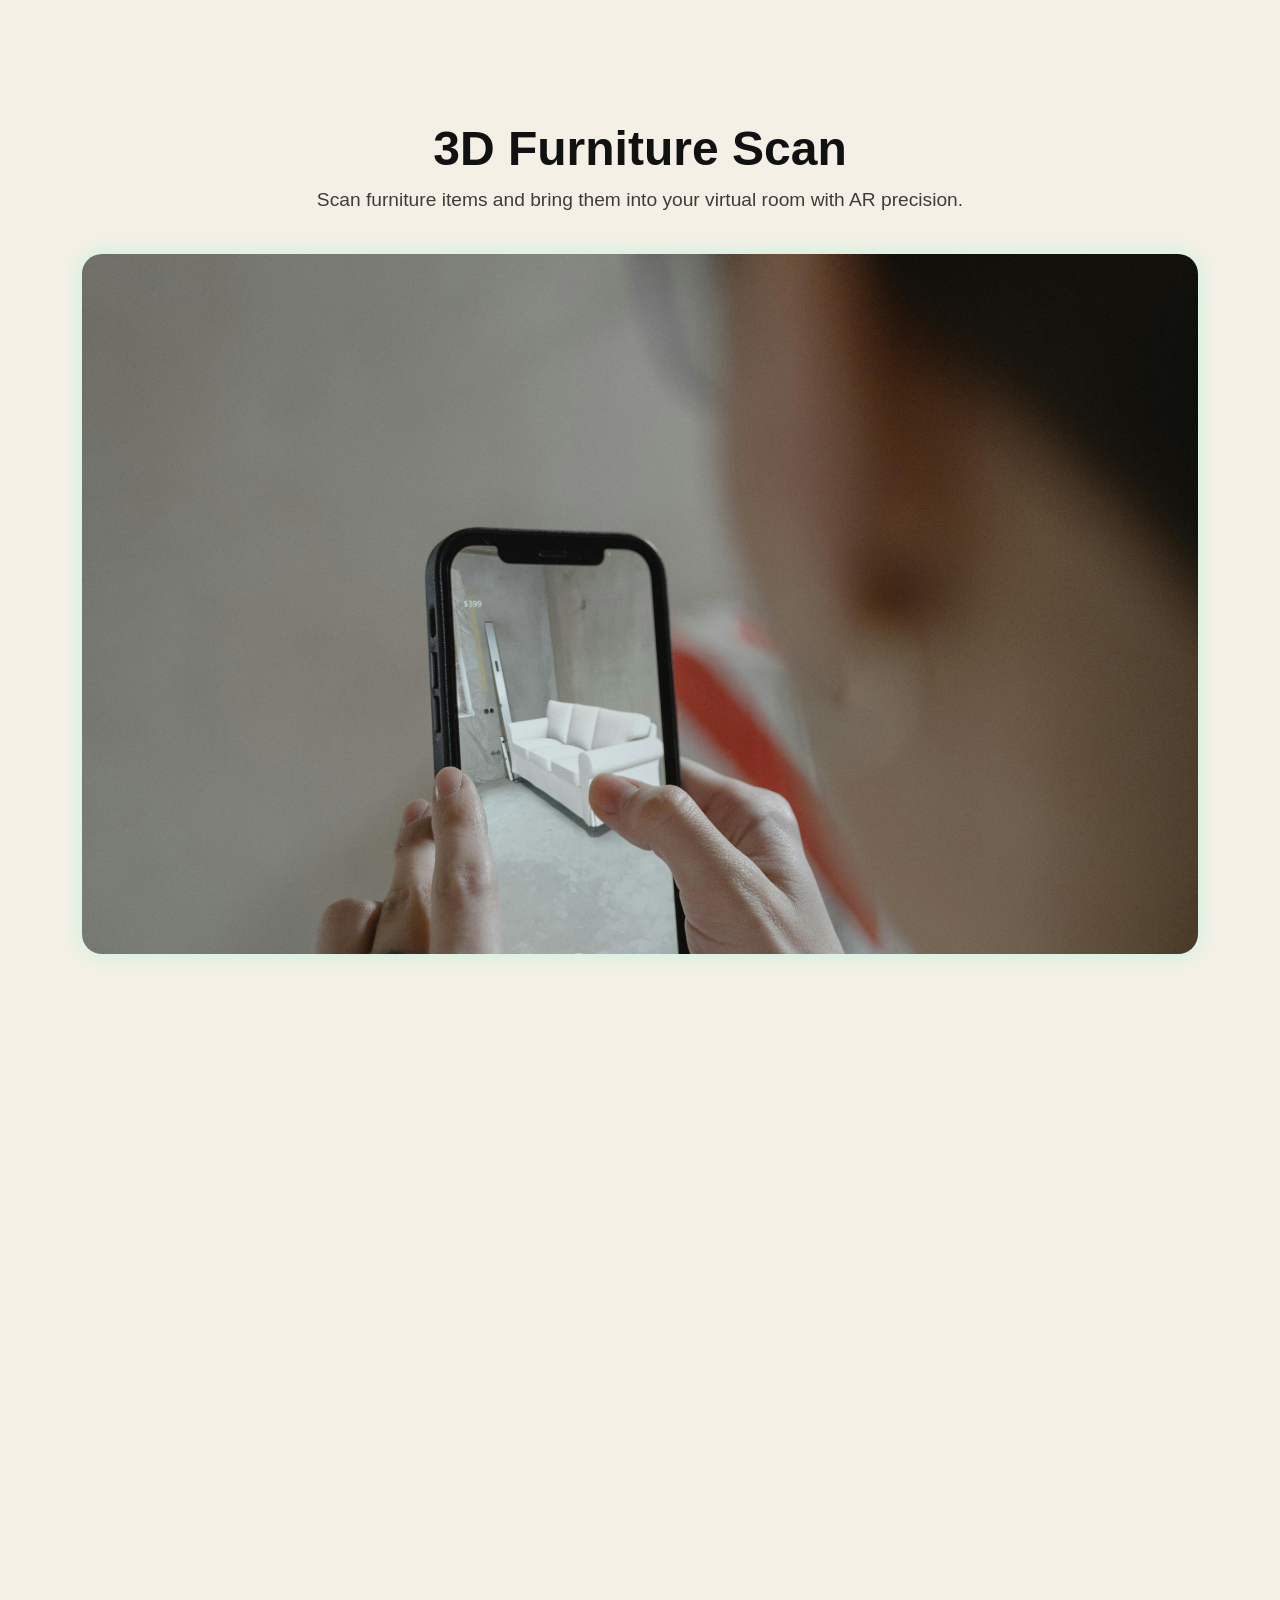
<file: Landingpage/3D Furniture Scan.html>
<!DOCTYPE html>
<html lang="en">
  <head>
    <meta charset="UTF-8" />
    <meta name="viewport" content="width=device-width, initial-scale=1.0" />
    <title>3D Furniture Scan - AR Interior Design</title>
    <link href="https://cdn.jsdelivr.net/npm/bootstrap@5.3.0/dist/css/bootstrap.min.css" rel="stylesheet" />
    <link href="https://unpkg.com/aos@2.3.1/dist/aos.css" rel="stylesheet" />

    <style>
      body {
        background: #F5F0E6;
        color: #111;
        font-family: 'Poppins', sans-serif;
        overflow-x: hidden;
      }

      .hero {
        padding: 120px 0;
        text-align: center;
        background: #F5F0E6;
      }

      .hero h1 {
        font-size: 3rem;
        font-weight: 700;
      }

      .hero p {
        font-size: 1.2rem;
        opacity: 0.8;
      }

      .feature-image {
        width: 100%;
        border-radius: 20px;
        box-shadow: 0 0 25px rgba(0, 255, 200, 0.2);
        transform: translateY(0px);
        transition: 0.5s ease;
      }

      .feature-image:hover {
        transform: translateY(-10px) scale(1.03);
      }

      .section-title {
        font-size: 2.4rem;
        font-weight: 600;
        margin-bottom: 25px;
        text-align: center;
      }

      .step-box {
        background: #fff;
        color: #111;
        padding: 25px;
        border-radius: 18px;
        box-shadow: 0 0 20px rgba(0, 255, 255, 0.1);
        transition: 0.3s ease;
      }

      .step-box:hover {
        box-shadow: 0 0 30px rgba(0, 255, 255, 0.2);
        transform: translateY(-5px);
      }

      #three-obj {
        width: 100%;
        height: 400px;
        margin-top: 30px;
        border-radius: 15px; 
        overflow: hidden;
      }
    </style>
  </head>

  <body>
    <section class="hero" data-aos="zoom-in">
      <div class="container">
        <h1>3D Furniture Scan</h1>
        <p>Scan furniture items and bring them into your virtual room with AR precision.</p>
        <img src="assets/img/furniture-scan.jpg" class="feature-image mt-4" alt="3D Furniture Scan Image" style="max-height: 700px; object-fit: cover;" />
      </div>
    </section>

    <section class="py-5">
      <div class="container">
        <h2 class="section-title" data-aos="fade-up">How 3D Furniture Scanning Works</h2>
        <p class="text-center mb-4" data-aos="fade-up" data-aos-delay="100">Capture furniture geometry and texture to integrate seamlessly into AR rooms.</p>

        <div class="row g-4">
          <div class="col-md-4" data-aos="fade-right">
            <div class="step-box">
              <h4>1. Surface & Edge Detection</h4>
              <p>Identify furniture boundaries and surfaces using your device camera.</p>
            </div>
          </div>
          <div class="col-md-4" data-aos="fade-up">
            <div class="step-box">
              <h4>2. 3D Mesh Creation</h4>
              <p>Create a digital mesh of the furniture for accurate size and shape representation.</p>
            </div>
          </div>
          <div class="col-md-4" data-aos="fade-left">
            <div class="step-box">
              <h4>3. Texture Mapping</h4>
              <p>Capture colors and textures for realistic AR visualization.</p>
            </div>
          </div>
        </div>
      </div>
    </section>

    <section class="py-5">
      <div class="container">
        <h2 class="section-title" data-aos="fade-up">How to Scan Your Furniture</h2>
        <div class="row g-4 mt-3 justify-content-center">
            <div class="col-md-6" data-aos="fade-right">
              <div class="step-box">
                <h4>Step-by-step Guide</h4>
                <ul>
                  <li>Place your furniture in a clear area.</li>
                  <li>Start the scan and move your device around the object slowly.</li>
                  <li>Capture all sides for complete 3D modeling.</li>
                  <li>Preview scanned furniture in AR room.</li>
                </ul>
              </div>
            </div>
        </div>
      </div>
    </section>

    <script src="https://unpkg.com/aos@2.3.1/dist/aos.js"></script>
    <script>AOS.init();</script>
  </body>
</html>
</file>
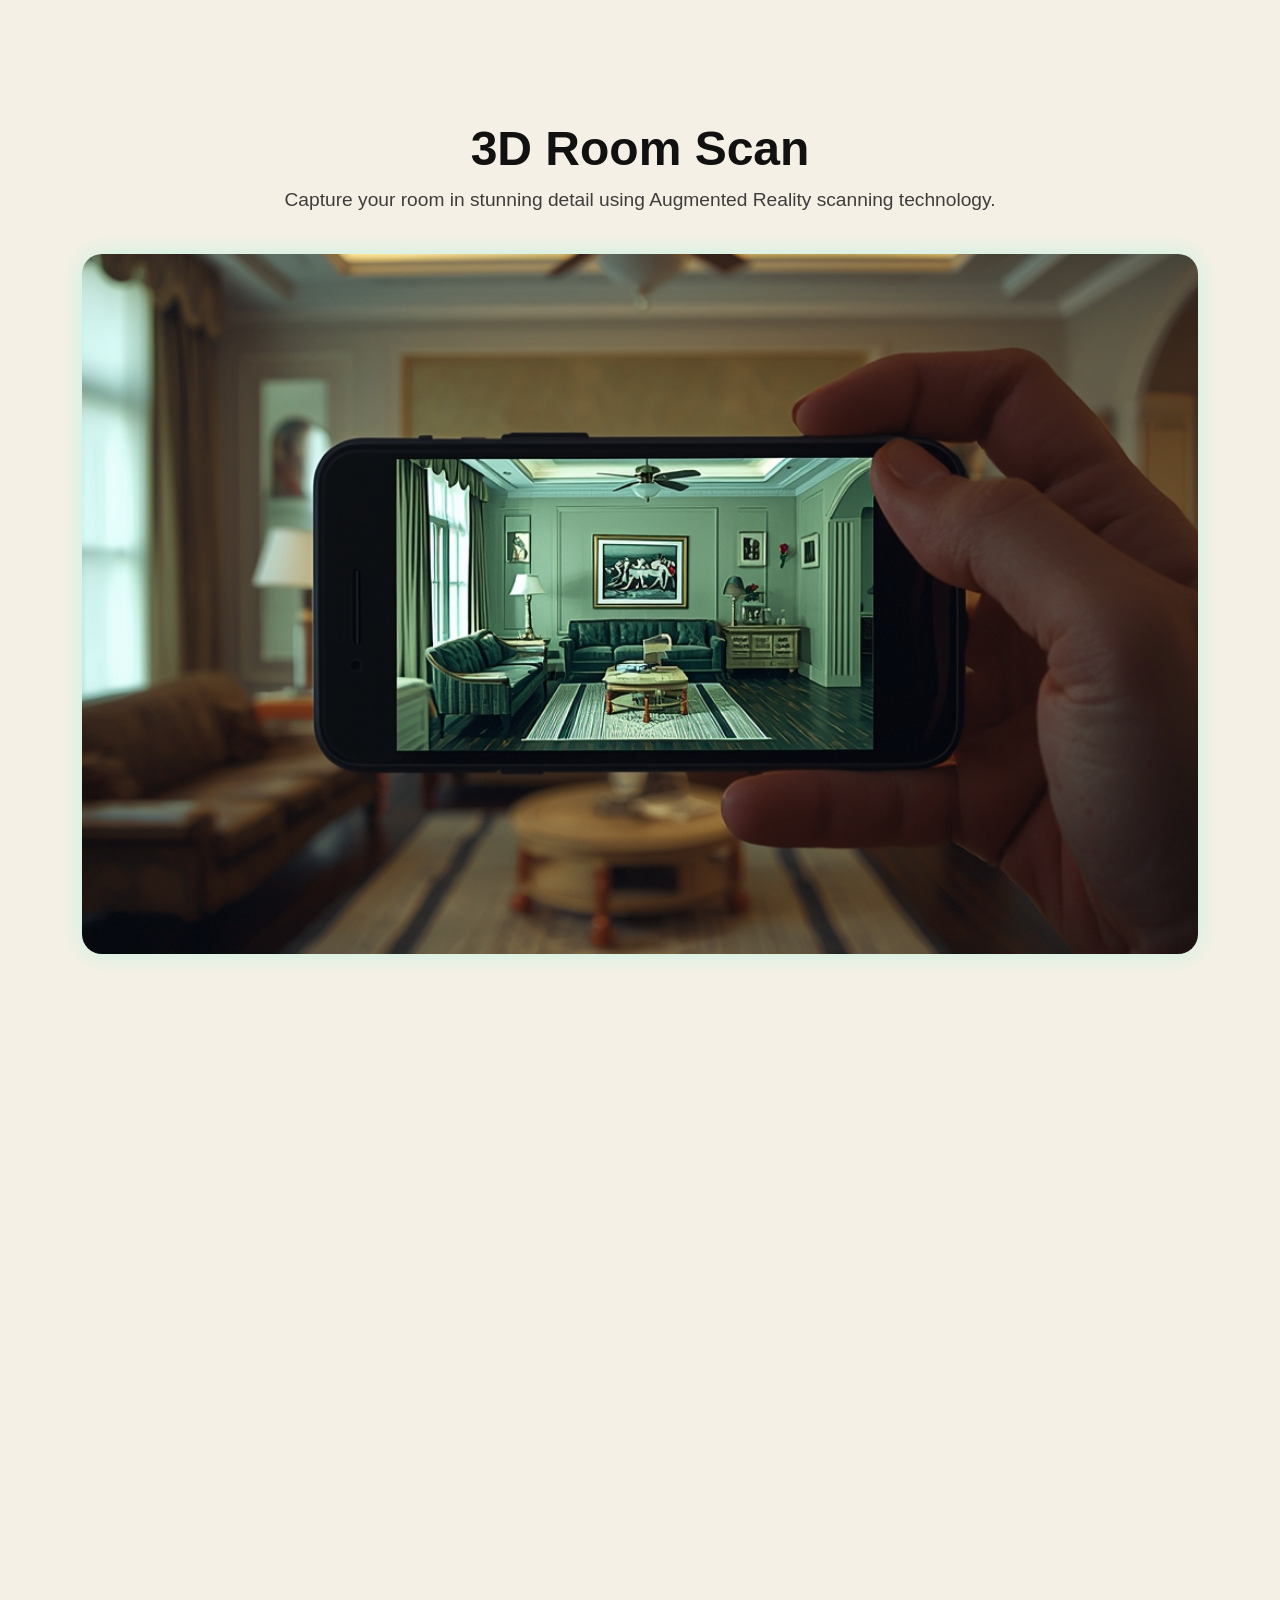
<file: Landingpage/3D Room Scan.html>
<!DOCTYPE html>
<html lang="en">
  <head>
    <meta charset="UTF-8" />
    <meta name="viewport" content="width=device-width, initial-scale=1.0" />
    <title>3D Room Scan - ARchitech</title>
    <link href="https://cdn.jsdelivr.net/npm/bootstrap@5.3.0/dist/css/bootstrap.min.css" rel="stylesheet" />
    <link href="https://unpkg.com/aos@2.3.1/dist/aos.css" rel="stylesheet" />

    <style>
      body {
        background: #F5F0E6;
        color: #111;
        font-family: 'Poppins', sans-serif;
        overflow-x: hidden;
      }

      .hero {
        padding: 120px 0;
        text-align: center;
        background: #F5F0E6;
      }

      .hero h1 {
        font-size: 3rem;
        font-weight: 700;
      }

      .hero p {
        font-size: 1.2rem;
        opacity: 0.8;
      }

      .feature-image {
        width: 100%;
        border-radius: 20px;
        box-shadow: 0 0 25px rgba(0, 255, 200, 0.2);
        transform: translateY(0px);
        transition: 0.5s ease;
      }

      .feature-image:hover {
        transform: translateY(-10px) scale(1.03);
      }

      .section-title {
        font-size: 2.4rem;
        font-weight: 600;
        margin-bottom: 25px;
        text-align: center;
      }

      .step-box {
        background: #fff;
        color: #111;
        padding: 25px;
        border-radius: 18px;
        box-shadow: 0 0 20px rgba(0, 255, 255, 0.1);
        transition: 0.3s ease;
      }

      .step-box:hover {
        box-shadow: 0 0 30px rgba(0, 255, 255, 0.2);
        transform: translateY(-5px);
      }

      #three-obj {
        width: 100%;
        height: 400px;
        margin-top: 30px;
        border-radius: 15px; 
        overflow: hidden;
      }

    </style>
  </head>

  <body>
    <!-- Holographic Floor Grid -->
    <div class="holo-grid-container" aria-hidden="true">
      <div class="hero-holo-grid">
        <span class="grid-plane"></span>
        <span class="grid-plane grid-plane--blur"></span>
      </div>

      <div class="hero-light-beams">
        <span class="beam beam-one"></span>
        <span class="beam beam-two"></span>
        <span class="beam beam-three"></span>
      </div>
    </div>

    <section class="hero" data-aos="zoom-in">
      <div class="container">
        <h1>3D Room Scan</h1>
        <p>Capture your room in stunning detail using Augmented Reality scanning technology.</p>
        <img src="assets/img/room-scan.jpg" class="feature-image mt-4" alt="3D Furniture Scan Image" style="max-height: 700px; object-fit: cover;"/>
      </div>
    </section>

    <section class="py-5">
      <div class="container">
        <h2 class="section-title" data-aos="fade-up">How 3D Room Scanning Works</h2>
        <p class="text-center mb-4" data-aos="fade-up" data-aos-delay="100">Our AR technology builds a 3D model of your room using visual and depth tracking. Here’s what happens during the scan:</p>

        <div class="row g-4">
          <div class="col-md-4" data-aos="fade-right">
            <div class="step-box">
              <h4>1. Room Surface Detection</h4>
              <p>Identify walls, floors, and ceilings using your device camera for accurate room mapping.</p>
            </div>
          </div>
          <div class="col-md-4" data-aos="fade-up">
            <div class="step-box">
              <h4>2. 3D Mesh Generation</h4>
              <p>Build a digital 3D model of the entire room capturing geometry and dimentions.</p>
            </div>
          </div>
          <div class="col-md-4" data-aos="fade-left">
            <div class="step-box">
              <h4>3. Detail & Texture Capture</h4>
              <p>Record textures, colors, and small objects for a realistic room representation.</p>
            </div>
          </div>
        </div>
      </div>
    </section>

    <section class="py-5">
      <div class="container">
        <h2 class="section-title" data-aos="fade-up">How to Scan Your Room</h2>
        <div class="row g-4 mt-3 justify-content-center">
          <div class="col-md-6" data-aos="fade-right">
            <div class="step-box">
              <h4>Step-by-step Guide</h4>
              <ul>
                <li>Open the 3D Room Scan feature in the app.</li>
                <li>Move your device slowly around the room to detect walls, floors, and ceilings.</li>
                <li>Capture all corners and objects to create a complete 3D model.</li>
                <li>Preview the scanned room in 3D and make adjustments if needed.</li>
              </ul>
            </div>
          </div>
      </div>
    </section>

    <script src="https://unpkg.com/aos@2.3.1/dist/aos.js"></script>
    <script>AOS.init();</script>
  </body>
</html>
</file>
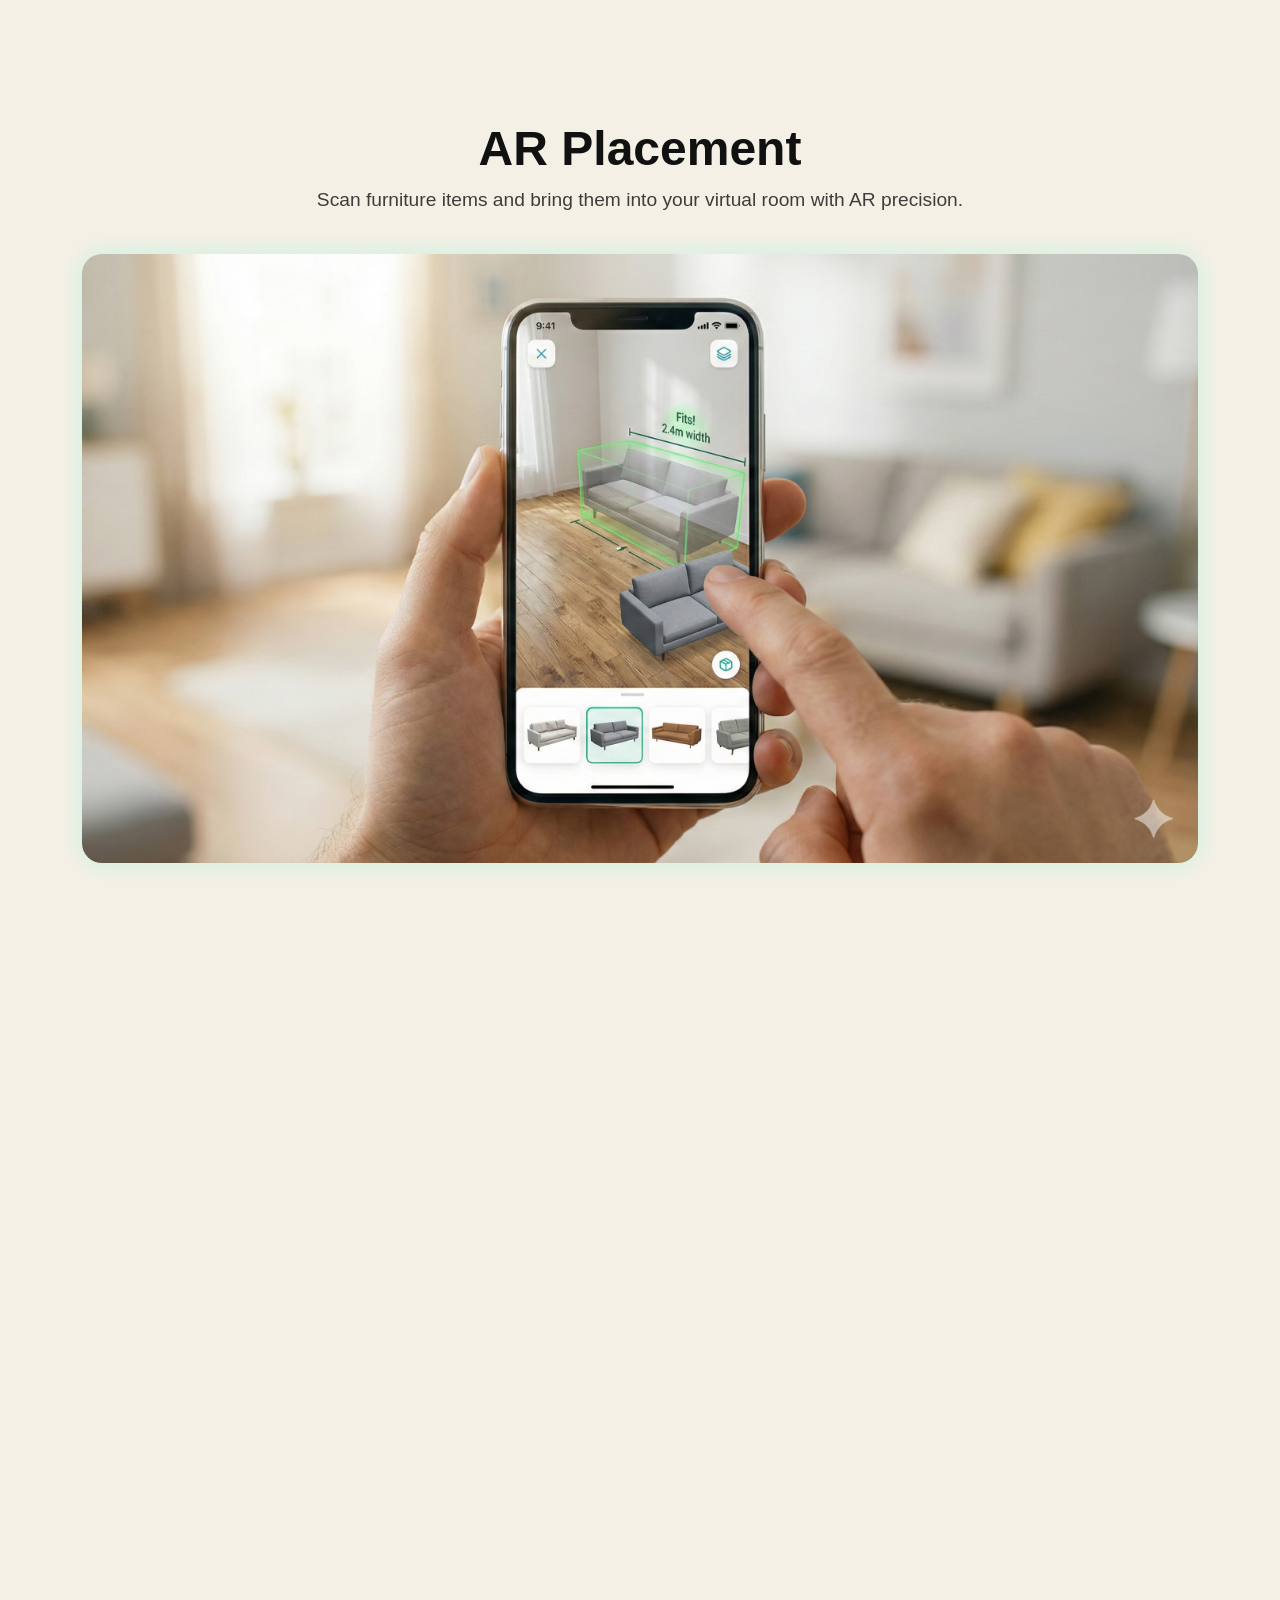
<file: Landingpage/ARPlacement.html>
<!DOCTYPE html>
<html lang="en">
  <head>
    <meta charset="UTF-8" />
    <meta name="viewport" content="width=device-width, initial-scale=1.0" />
    <title>AR Placement - ARchitech</title>
    <link href="https://cdn.jsdelivr.net/npm/bootstrap@5.3.0/dist/css/bootstrap.min.css" rel="stylesheet" />
    <link href="https://unpkg.com/aos@2.3.1/dist/aos.css" rel="stylesheet" />

    <style>
      body {
        background: #F5F0E6;
        color: #111;
        font-family: 'Poppins', sans-serif;
        overflow-x: hidden;
      }

      .hero {
        padding: 120px 0;
        text-align: center;
        background: #F5F0E6;
      }

      .hero h1 {
        font-size: 3rem;
        font-weight: 700;
      }

      .hero p {
        font-size: 1.2rem;
        opacity: 0.8;
      }

      .feature-image {
        width: 100%;
        border-radius: 20px;
        box-shadow: 0 0 25px rgba(0, 255, 200, 0.2);
        transform: translateY(0px);
        transition: 0.5s ease;
      }

      .feature-image:hover {
        transform: translateY(-10px) scale(1.03);
      }

      .section-title {
        font-size: 2.4rem;
        font-weight: 600;
        margin-bottom: 25px;
        text-align: center;
      }

      .step-box {
        background: #fff;
        color: #111;
        padding: 25px;
        border-radius: 18px;
        box-shadow: 0 0 20px rgba(0, 255, 255, 0.1);
        transition: 0.3s ease;
      }

      .step-box:hover {
        box-shadow: 0 0 30px rgba(0, 255, 255, 0.2);
        transform: translateY(-5px);
      }

      #three-obj {
        width: 100%;
        height: 400px;
        margin-top: 30px;
        border-radius: 15px; 
        overflow: hidden;
      }
    </style>
  </head>

  <body>
    <section class="hero" data-aos="zoom-in">
      <div class="container">
        <h1>AR Placement</h1>
        <p>Scan furniture items and bring them into your virtual room with AR precision.</p>
        <img src="assets/img/ARPlacement 11.png" class="feature-image mt-4" alt="3D Furniture Scan Image" />
      </div>
    </section>

    <section class="py-5">
      <div class="container">
        <h2 class="section-title" data-aos="fade-up">How AR Placement Works</h2>
        <p class="text-center mb-4" data-aos="fade-up" data-aos-delay="100">AR Placement lets you position virtual furniture in your 3D room model for an accurate preview befor arranging.</p>

        <div class="row g-4">
          <div class="col-md-4" data-aos="fade-right">
            <div class="step-box">
              <h4>1. Environment Detection</h4>
              <p>Scan your room to detect walls, floors, and spatial boundaries using your device camera.</p>
            </div>
          </div>
          <div class="col-md-4" data-aos="fade-up">
            <div class="step-box">
              <h4>2. Object Placement</h4>
              <p>Drag and position virtual furniture or decor within the detected space.</p>
            </div>
          </div>
          <div class="col-md-4" data-aos="fade-left">
            <div class="step-box">
              <h4>3. Scale & Orientation Adjustment</h4>
              <p>Automatically adjust size, rotation, and perspective to match real-world dimensions for a realistic preview.</p>
            </div>
          </div>
        </div>
      </div>
    </section>

    <section class="py-5">
      <div class="container">
        <h2 class="section-title" data-aos="fade-up">How to Scan Your Furniture</h2>
        <div class="row g-4 mt-3 justify-content-center">
          <div class="col-md-6" data-aos="fade-right">
            <div class="step-box">
              <h4>Step-by-step Guide</h4>
              <ul>
                <li>Open AR Placement in the app.</li>
                <li>Scan your room to detect walls, floor , and space.</li>
                <li>Select and place a virtual item in your 3D room model.</li>
                <li>Adjust its position, rotation, and scale for a perfect fit.</li>
                <li>Preview and confirm the placement in real-time.</li>
              </ul>
            </div>
          </div>
        </div>
      </div>
    </section>

    <script src="https://unpkg.com/aos@2.3.1/dist/aos.js"></script>
    <script>AOS.init();</script>
  </body>
</html>
</file>
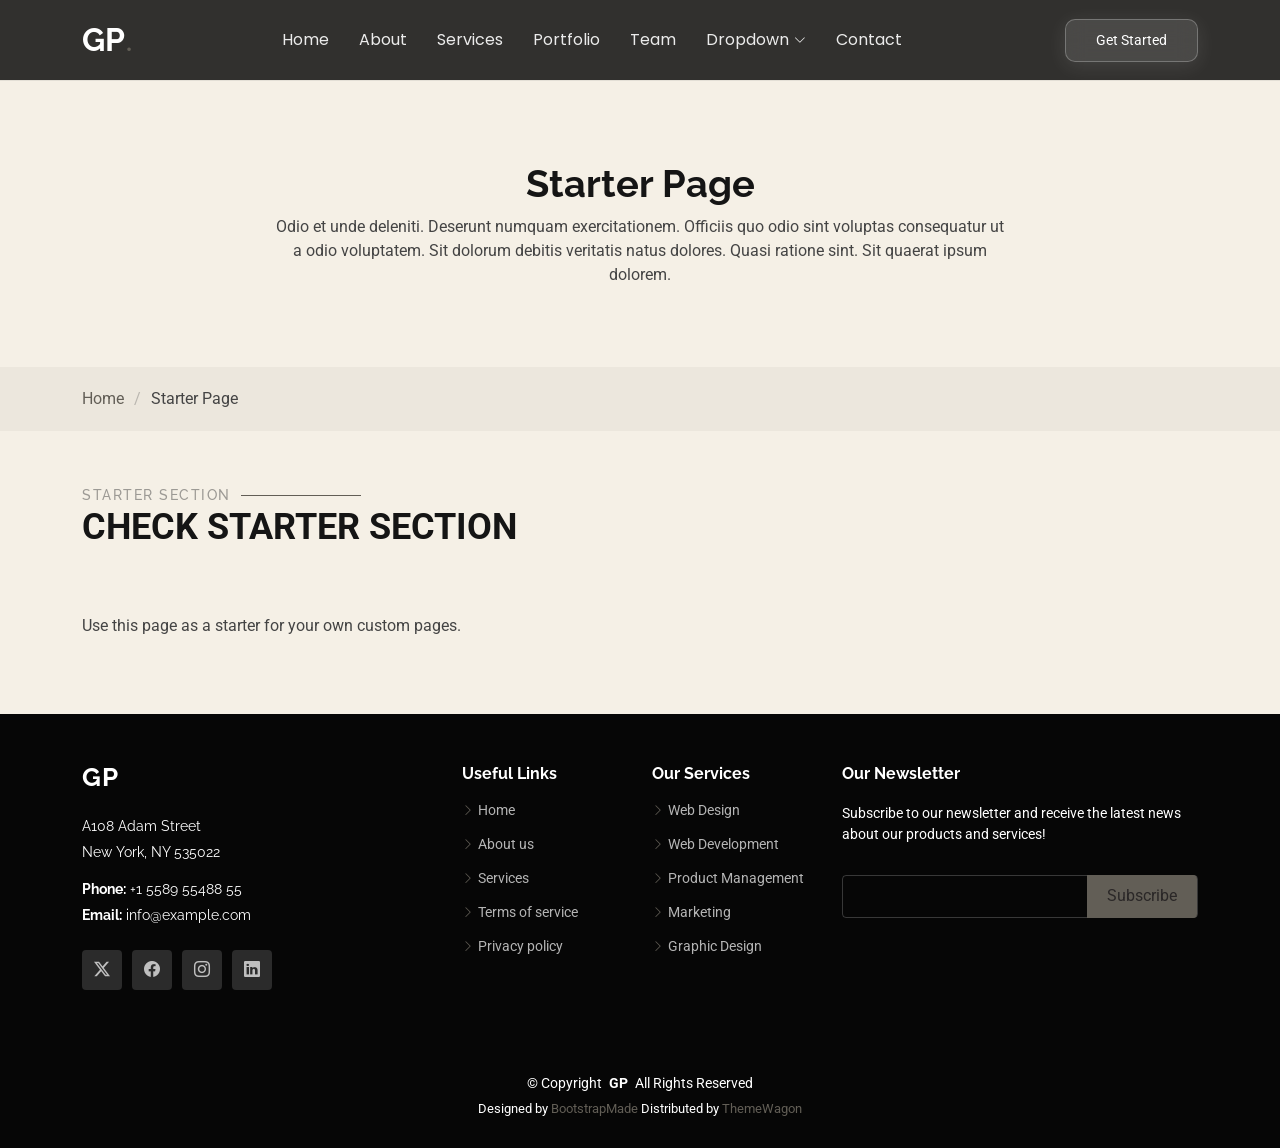
<file: Landingpage/starter-page.html>
<!DOCTYPE html>
<html lang="en">

<head>
  <meta charset="utf-8">
  <meta content="width=device-width, initial-scale=1.0" name="viewport">
  <title>Starter Page - Gp Bootstrap Template</title>
  <meta name="description" content="">
  <meta name="keywords" content="">

  <!-- Favicons -->
  <link href="assets/img/favicon.png" rel="icon">
  <link href="assets/img/apple-touch-icon.png" rel="apple-touch-icon">

  <!-- Fonts -->
  <link href="https://fonts.googleapis.com" rel="preconnect">
  <link href="https://fonts.gstatic.com" rel="preconnect" crossorigin>
  <link href="https://fonts.googleapis.com/css2?family=Roboto:ital,wght@0,100;0,300;0,400;0,500;0,700;0,900;1,100;1,300;1,400;1,500;1,700;1,900&family=Poppins:ital,wght@0,100;0,200;0,300;0,400;0,500;0,600;0,700;0,800;0,900;1,100;1,200;1,300;1,400;1,500;1,600;1,700;1,800;1,900&family=Raleway:ital,wght@0,100;0,200;0,300;0,400;0,500;0,600;0,700;0,800;0,900;1,100;1,200;1,300;1,400;1,500;1,600;1,700;1,800;1,900&display=swap" rel="stylesheet">

  <!-- Vendor CSS Files -->
  <link href="assets/vendor/bootstrap/css/bootstrap.min.css" rel="stylesheet">
  <link href="assets/vendor/bootstrap-icons/bootstrap-icons.css" rel="stylesheet">
  <link href="assets/vendor/aos/aos.css" rel="stylesheet">
  <link href="assets/vendor/swiper/swiper-bundle.min.css" rel="stylesheet">
  <link href="assets/vendor/glightbox/css/glightbox.min.css" rel="stylesheet">

  <!-- Main CSS File -->
  <link href="assets/css/main.css" rel="stylesheet">

  <!-- =======================================================
  * Template Name: Gp
  * Template URL: https://bootstrapmade.com/gp-free-multipurpose-html-bootstrap-template/
  * Updated: Aug 15 2024 with Bootstrap v5.3.3
  * Author: BootstrapMade.com
  * License: https://bootstrapmade.com/license/
  ======================================================== -->
</head>

<body class="starter-page-page">

  <header id="header" class="header d-flex align-items-center position-relative">
    <div class="container-fluid container-xl position-relative d-flex align-items-center justify-content-between">

      <a href="index.html" class="logo d-flex align-items-center me-auto me-lg-0">
        <!-- Uncomment the line below if you also wish to use an image logo -->
        <!-- <img src="assets/img/logo.png" alt=""> -->
        <h1 class="sitename">GP</h1>
        <span>.</span>
      </a>

      <nav id="navmenu" class="navmenu">
        <ul>
          <li><a href="#hero">Home<br></a></li>
          <li><a href="#about">About</a></li>
          <li><a href="#services">Services</a></li>
          <li><a href="#portfolio">Portfolio</a></li>
          <li><a href="#team">Team</a></li>
          <li class="dropdown"><a href="#"><span>Dropdown</span> <i class="bi bi-chevron-down toggle-dropdown"></i></a>
            <ul>
              <li><a href="#">Dropdown 1</a></li>
              <li class="dropdown"><a href="#"><span>Deep Dropdown</span> <i class="bi bi-chevron-down toggle-dropdown"></i></a>
                <ul>
                  <li><a href="#">Deep Dropdown 1</a></li>
                  <li><a href="#">Deep Dropdown 2</a></li>
                  <li><a href="#">Deep Dropdown 3</a></li>
                  <li><a href="#">Deep Dropdown 4</a></li>
                  <li><a href="#">Deep Dropdown 5</a></li>
                </ul>
              </li>
              <li><a href="#">Dropdown 2</a></li>
              <li><a href="#">Dropdown 3</a></li>
              <li><a href="#">Dropdown 4</a></li>
            </ul>
          </li>
          <li><a href="#contact">Contact</a></li>
        </ul>
        <i class="mobile-nav-toggle d-xl-none bi bi-list"></i>
      </nav>

      <a class="btn-getstarted" href="index.html#about">Get Started</a>

    </div>
  </header>

  <main class="main">

    <!-- Page Title -->
    <div class="page-title" data-aos="fade">
      <div class="heading">
        <div class="container">
          <div class="row d-flex justify-content-center text-center">
            <div class="col-lg-8">
              <h1>Starter Page</h1>
              <p class="mb-0">Odio et unde deleniti. Deserunt numquam exercitationem. Officiis quo odio sint voluptas consequatur ut a odio voluptatem. Sit dolorum debitis veritatis natus dolores. Quasi ratione sint. Sit quaerat ipsum dolorem.</p>
            </div>
          </div>
        </div>
      </div>
      <nav class="breadcrumbs">
        <div class="container">
          <ol>
            <li><a href="index.html">Home</a></li>
            <li class="current">Starter Page</li>
          </ol>
        </div>
      </nav>
    </div><!-- End Page Title -->

    <!-- Starter Section Section -->
    <section id="starter-section" class="starter-section section">

      <!-- Section Title -->
      <div class="container section-title" data-aos="fade-up">
        <h2>Starter Section</h2>
        <p>Check Starter Section<br></p>
      </div><!-- End Section Title -->

      <div class="container" data-aos="fade-up">
        <p>Use this page as a starter for your own custom pages.</p>
      </div>

    </section><!-- /Starter Section Section -->

  </main>

  <footer id="footer" class="footer dark-background">

    <div class="footer-top">
      <div class="container">
        <div class="row gy-4">
          <div class="col-lg-4 col-md-6 footer-about">
            <a href="index.html" class="logo d-flex align-items-center">
              <span class="sitename">GP</span>
            </a>
            <div class="footer-contact pt-3">
              <p>A108 Adam Street</p>
              <p>New York, NY 535022</p>
              <p class="mt-3"><strong>Phone:</strong> <span>+1 5589 55488 55</span></p>
              <p><strong>Email:</strong> <span>info@example.com</span></p>
            </div>
            <div class="social-links d-flex mt-4">
              <a href=""><i class="bi bi-twitter-x"></i></a>
              <a href=""><i class="bi bi-facebook"></i></a>
              <a href=""><i class="bi bi-instagram"></i></a>
              <a href=""><i class="bi bi-linkedin"></i></a>
            </div>
          </div>

          <div class="col-lg-2 col-md-3 footer-links">
            <h4>Useful Links</h4>
            <ul>
              <li><i class="bi bi-chevron-right"></i> <a href="#"> Home</a></li>
              <li><i class="bi bi-chevron-right"></i> <a href="#"> About us</a></li>
              <li><i class="bi bi-chevron-right"></i> <a href="#"> Services</a></li>
              <li><i class="bi bi-chevron-right"></i> <a href="#"> Terms of service</a></li>
              <li><i class="bi bi-chevron-right"></i> <a href="#"> Privacy policy</a></li>
            </ul>
          </div>

          <div class="col-lg-2 col-md-3 footer-links">
            <h4>Our Services</h4>
            <ul>
              <li><i class="bi bi-chevron-right"></i> <a href="#"> Web Design</a></li>
              <li><i class="bi bi-chevron-right"></i> <a href="#"> Web Development</a></li>
              <li><i class="bi bi-chevron-right"></i> <a href="#"> Product Management</a></li>
              <li><i class="bi bi-chevron-right"></i> <a href="#"> Marketing</a></li>
              <li><i class="bi bi-chevron-right"></i> <a href="#"> Graphic Design</a></li>
            </ul>
          </div>

          <div class="col-lg-4 col-md-12 footer-newsletter">
            <h4>Our Newsletter</h4>
            <p>Subscribe to our newsletter and receive the latest news about our products and services!</p>
            <form action="forms/newsletter.php" method="post" class="php-email-form">
              <div class="newsletter-form"><input type="email" name="email"><input type="submit" value="Subscribe"></div>
              <div class="loading">Loading</div>
              <div class="error-message"></div>
              <div class="sent-message">Your subscription request has been sent. Thank you!</div>
            </form>
          </div>

        </div>
      </div>
    </div>

    <div class="copyright">
      <div class="container text-center">
        <p>© <span>Copyright</span> <strong class="px-1 sitename">GP</strong> <span>All Rights Reserved</span></p>
        <div class="credits">
          <!-- All the links in the footer should remain intact. -->
          <!-- You can delete the links only if you've purchased the pro version. -->
          <!-- Licensing information: https://bootstrapmade.com/license/ -->
          <!-- Purchase the pro version with working PHP/AJAX contact form: [buy-url] -->
          Designed by <a href="https://bootstrapmade.com/">BootstrapMade</a> Distributed by <a href="https://themewagon.com">ThemeWagon</a>
        </div>
      </div>
    </div>

  </footer>

  <!-- Scroll Top -->
  <a href="#" id="scroll-top" class="scroll-top d-flex align-items-center justify-content-center"><i class="bi bi-arrow-up-short"></i></a>

  <!-- Preloader -->
  <div id="preloader"></div>

  <!-- Vendor JS Files -->
  <script src="assets/vendor/bootstrap/js/bootstrap.bundle.min.js"></script>
  <script src="assets/vendor/php-email-form/validate.js"></script>
  <script src="assets/vendor/aos/aos.js"></script>
  <script src="assets/vendor/swiper/swiper-bundle.min.js"></script>
  <script src="assets/vendor/glightbox/js/glightbox.min.js"></script>
  <script src="assets/vendor/imagesloaded/imagesloaded.pkgd.min.js"></script>
  <script src="assets/vendor/isotope-layout/isotope.pkgd.min.js"></script>
  <script src="assets/vendor/purecounter/purecounter_vanilla.js"></script>

  <!-- Main JS File -->
  <script src="assets/js/main.js"></script>

</body>

</html>
</file>
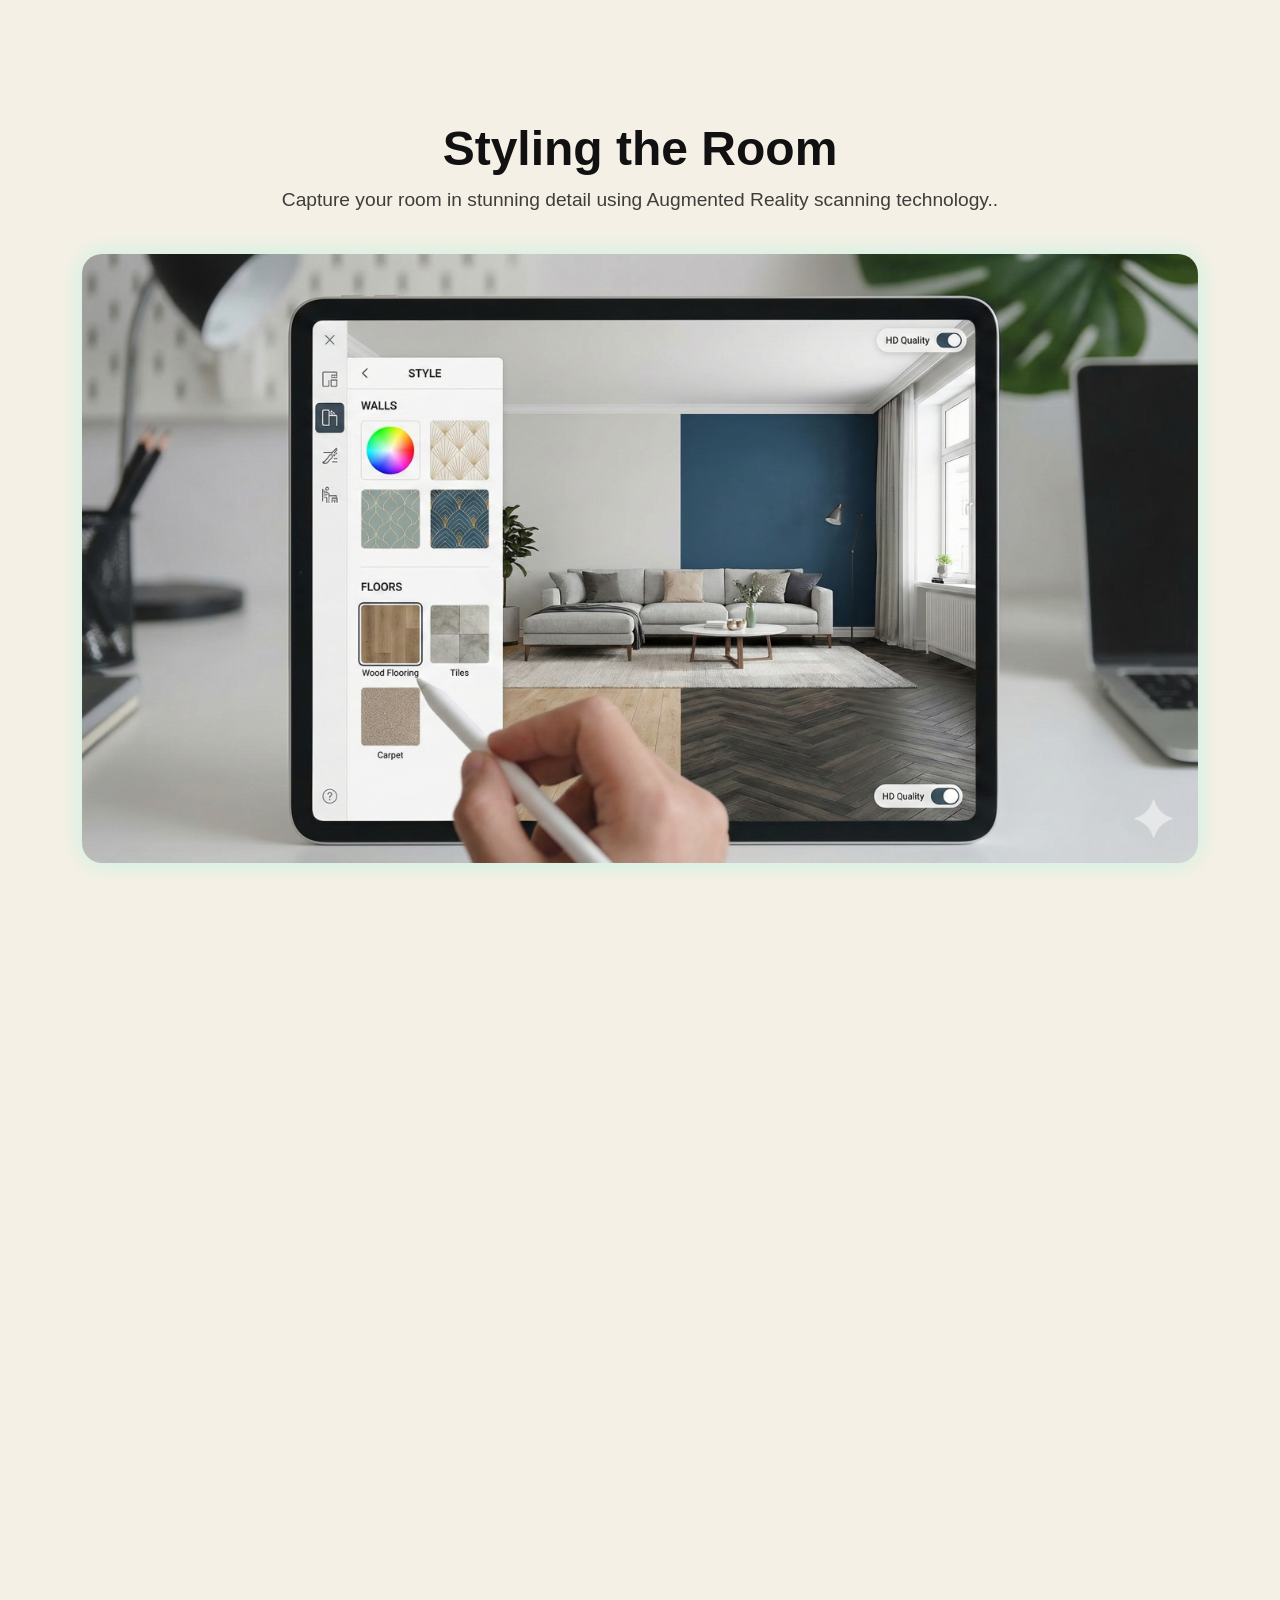
<file: Landingpage/StylingtheRoom.html>
<!-- 2nd Feature Page: 3D Furniture Scan -->
<!DOCTYPE html>
<html lang="en">
  <head>
    <meta charset="UTF-8" />
    <meta name="viewport" content="width=device-width, initial-scale=1.0" />
    <title>Styling the Room - ARchitech</title>
    <link href="https://cdn.jsdelivr.net/npm/bootstrap@5.3.0/dist/css/bootstrap.min.css" rel="stylesheet" />
    <link href="https://unpkg.com/aos@2.3.1/dist/aos.css" rel="stylesheet" />

    <style>
      body {
        background: #F5F0E6;
        color: #111;
        font-family: 'Poppins', sans-serif;
        overflow-x: hidden;
      }

      .hero {
        padding: 120px 0;
        text-align: center;
        background: #F5F0E6;
      }

      .hero h1 {
        font-size: 3rem;
        font-weight: 700;
      }

      .hero p {
        font-size: 1.2rem;
        opacity: 0.8;
      }

      .feature-image {
        width: 100%;
        border-radius: 20px;
        box-shadow: 0 0 25px rgba(0, 255, 200, 0.2);
        transform: translateY(0px);
        transition: 0.5s ease;
      }

      .feature-image:hover {
        transform: translateY(-10px) scale(1.03);
      }

      .section-title {
        font-size: 2.4rem;
        font-weight: 600;
        margin-bottom: 25px;
        text-align: center;
      }

      .step-box {
        background: #fff;
        color: #111;
        padding: 25px;
        border-radius: 18px;
        box-shadow: 0 0 20px rgba(0, 255, 255, 0.1);
        transition: 0.3s ease;
      }

      .step-box:hover {
        box-shadow: 0 0 30px rgba(0, 255, 255, 0.2);
        transform: translateY(-5px);
      }

      #three-obj {
        width: 100%;
        height: 400px;
        margin-top: 30px;
        border-radius: 15px; 
        overflow: hidden;
      }
    </style>
  </head>

  <body>
    <section class="hero" data-aos="zoom-in">
      <div class="container">
        <h1>Styling the Room</h1>
        <p>Capture your room in stunning detail using Augmented Reality scanning technology..</p>
        <img src="assets/img/styling 11.png" class="feature-image mt-4" alt="3D Furniture Scan Image" />
      </div>
    </section>

    <section class="py-5">
      <div class="container">
        <h2 class="section-title" data-aos="fade-up">How Styling the Room Works</h2>
        <p class="text-center mb-4" data-aos="fade-up" data-aos-delay="100">Styling the Room lets you customize colors, textures, and decor in your virtual space to visualize your ideal interior design.</p>

        <div class="row g-4">
          <div class="col-md-4" data-aos="fade-right">
            <div class="step-box">
              <h4>1. Room Layout Recognition</h4>
              <p>Detect walls, floor, and furniture to understand the space for accurate styling.</p>
            </div>
          </div>
          <div class="col-md-4" data-aos="fade-up">
            <div class="step-box">
              <h4>2. Color & Material Application</h4>
              <p>Apply paints, wallpapers, textures, and finishes to walls, floors, and furniture.</p>
            </div>
          </div>
          <div class="col-md-4" data-aos="fade-left">
            <div class="step-box">
              <h4>3. Decor & Accessory Placement</h4>
              <p>Add virtual decor, lightning, and accesseries to visualize the styled room.</p>
            </div>
          </div>
        </div>
      </div>
    </section>

    <section class="py-5">
      <div class="container">
        <h2 class="section-title" data-aos="fade-up">How to Scan Your Furniture</h2>
        <div class="row g-4 mt-3 justify-content-center">
          <div class="col-md-6" data-aos="fade-right">
            <div class="step-box">
              <h4>Step-by-step Guide</h4>
              <ul>
                <li>Scan your room to detect walls, floors, and furniture..</li>
                <li>Chosen colors, textures, and materials to apply to different surfaces.</li>
                <li>Add virtual decor, lighting, and accessories to complete the look.</li>
                <li>Preview the styled room in real-time and make adjustments until satisfied.</li>
              </ul>
            </div>
          </div>
        </div>
      </div>
    </section>

    <script src="https://unpkg.com/aos@2.3.1/dist/aos.js"></script>
    <script>AOS.init();</script>
  </body>
</html>
</file>
<file: Landingpage/assets/css/main.css>
/**
* Template Name: Gp
* Template URL: https://bootstrapmade.com/gp-free-multipurpose-html-bootstrap-template/
* Updated: Aug 15 2024 with Bootstrap v5.3.3
* Author: BootstrapMade.com
* License: https://bootstrapmade.com/license/
*/

/*--------------------------------------------------------------
# Font & Color Variables
# Help: https://bootstrapmade.com/color-system/
--------------------------------------------------------------*/
/* Fonts */
:root {
  --default-font: "Roboto",  system-ui, -apple-system, "Segoe UI", Roboto, "Helvetica Neue", Arial, "Noto Sans", "Liberation Sans", sans-serif, "Apple Color Emoji", "Segoe UI Emoji", "Segoe UI Symbol", "Noto Color Emoji";
  --heading-font: "Raleway",  sans-serif;
  --nav-font: "Poppins",  sans-serif;
}

/* Global Colors - The following color variables are used throughout the website. Updating them here will change the color scheme of the entire website */
:root { 
  --background-color: #F5F0E6; /* Background color for the entire website, including individual sections */
  --default-color: #444444; /* Default color used for the majority of the text content across the entire website */
  --heading-color: #151515; /* Color for headings, subheadings and title throughout the website */
  --accent-color: #625e56; /* Accent color that represents your brand on the website. It's used for buttons, links, and other elements that need to stand out */
  --surface-color: #ffffff; /* The surface color is used as a background of boxed elements within sections, such as cards, icon boxes, or other elements that require a visual separation from the global background. */
  --contrast-color: #312f2f; /* Contrast color for text, ensuring readability against backgrounds of accent, heading, or default colors. */
}

/* Nav Menu Colors - The following color variables are used specifically for the navigation menu. They are separate from the global colors to allow for more customization options */
:root {
  --nav-color: rgba(255, 255, 255, 0.905);  /* The default color of the main navmenu links */
  --nav-hover-color: #ffc451; /* Applied to main navmenu links when they are hovered over or active */
  --nav-mobile-background-color: #ffffff; /* Used as the background color for mobile navigation menu */
  --nav-dropdown-background-color: #ffffff; /* Used as the background color for dropdown items that appear when hovering over primary navigation items */
  --nav-dropdown-color: #212529; /* Used for navigation links of the dropdown items in the navigation menu. */
  --nav-dropdown-hover-color: #ffc451; /* Similar to --nav-hover-color, this color is applied to dropdown navigation links when they are hovered over. */
}

/* Color Presets - These classes override global colors when applied to any section or element, providing reuse of the sam color scheme. */

.light-background {
  --background-color: #f9f9f9;
  --surface-color: #ffffff;
}

.dark-background {
  --background-color: #060606;
  --default-color: #ffffff;
  --heading-color: #ffffff;
  --surface-color: #252525;
  --contrast-color: #2a2727;
}

/* Smooth scroll */
:root {
  scroll-behavior: smooth;
}

/*--------------------------------------------------------------
# General Styling & Shared Classes
--------------------------------------------------------------*/
body {
  color: var(--default-color);
  background-color: var(--background-color);
  font-family: var(--default-font);
}

a {
  color: var(--accent-color);
  text-decoration: none;
  transition: 0.3s;
}

a:hover {
  color: color-mix(in srgb, var(--accent-color), transparent 25%);
  text-decoration: none;
}

h1,
h2,
h3,
h4,
h5,
h6 {
  color: var(--heading-color);
  font-family: var(--heading-font);
}

/* PHP Email Form Messages
------------------------------*/
.php-email-form .error-message {
  display: none;
  background: #df1529;
  color: #ffffff;
  text-align: left;
  padding: 15px;
  margin-bottom: 24px;
  font-weight: 600;
}

.php-email-form .sent-message {
  display: none;
  color: #ffffff;
  background: #059652;
  text-align: center;
  padding: 15px;
  margin-bottom: 24px;
  font-weight: 600;
}

.php-email-form .loading {
  display: none;
  background: var(--surface-color);
  text-align: center;
  padding: 15px;
  margin-bottom: 24px;
}

.php-email-form .loading:before {
  content: "";
  display: inline-block;
  border-radius: 50%;
  width: 24px;
  height: 24px;
  margin: 0 10px -6px 0;
  border: 3px solid var(--accent-color);
  border-top-color: var(--surface-color);
  animation: php-email-form-loading 1s linear infinite;
}

@keyframes php-email-form-loading {
  0% {
    transform: rotate(0deg);
  }

  100% {
    transform: rotate(360deg);
  }
}

/*--------------------------------------------------------------
# Global Header
--------------------------------------------------------------*/
.header {
  --background-color: rgba(0, 0, 0, 0.8);
  --heading-color: #ffffff;
  --contrast-color: #ffffff;
  color: var(--default-color);
  background-color: var(--background-color);
  padding: 10px 0;
  transition: all 0.5s;
  z-index: 997;
}

.header .logo {
  line-height: 1;
}

.header .logo img {
  max-height: 36px;
  margin-right: 8px;
}

.header .logo h1 {
  font-size: 32px;
  margin: 0;
  font-weight: 700;
  color: var(--heading-color);
}

.header .logo span {
  color: var(--accent-color);
  font-size: 32px;
}

/*.header .btn-getstarted,
.header .btn-getstarted:focus {
  color: var(--contrast-color);
  font-size: 14px;
  padding: 8px 30px;
  margin: 0 0 0 30px;
  border-radius: 4px;
  transition: 0.3s;
  border: 2px solid var(--accent-color);
}

.header .btn-getstarted:hover,
.header .btn-getstarted:focus:hover {
  color: var(--default-color);
  background: var(--accent-color);
}*/

.header .btn-getstarted,
.header .btn-getstarted:focus {
  color: #fff;
  font-size: 14px;
  padding: 10px 30px;
  margin-left: 30px;
  border-radius: 10px;

  /* Glass Effect */
  background: rgba(255, 255, 255, 0.12);
  backdrop-filter: blur(10px);
  -webkit-backdrop-filter: blur(10px);

  border: 1px solid rgba(255, 255, 255, 0.25);
  box-shadow: 0 4px 20px rgba(255, 255, 255, 0.1);

  transition: 0.3s ease;
}

.header .btn-getstarted:hover {
  background: rgba(255, 255, 255, 0.25);
  color: #ffffff;
  border-color: rgba(255, 255, 255, 0.4);
  box-shadow: 0 8px 32px rgba(255, 255, 255, 0.2);
}



@media (max-width: 1200px) {
  .header .logo {
    order: 1;
  }

  .header .btn-getstarted {
    order: 2;
    margin: 0 15px 0 0;
    padding: 6px 15px;
  }

  .header .navmenu {
    order: 3;
  }
}

.scrolled .header {
  box-shadow: 0px 0 18px rgba(0, 0, 0, 0.1);
}

/* Index Page Header
------------------------------*/
.index-page .header {
  --background-color: rgba(0, 0, 0, 0);
}

/* Index Page Header on Scroll
------------------------------*/
.index-page.scrolled .header {
  --background-color: rgba(0, 0, 0, 0.8);
}

/*--------------------------------------------------------------
# Navigation Menu
--------------------------------------------------------------*/
/* Navmenu - Desktop */
@media (min-width: 1200px) {
  .navmenu {
    padding: 0;
  }

  .navmenu ul {
    margin: 0;
    padding: 0;
    display: flex;
    list-style: none;
    align-items: center;
  }

  .navmenu li {
    position: relative;
  }

  .navmenu a,
  .navmenu a:focus {
    color: var(--nav-color);
    padding: 18px 15px;
    font-size: 16px;
    font-family: var(--nav-font);
    font-weight: 400;
    display: flex;
    align-items: center;
    justify-content: space-between;
    white-space: nowrap;
    transition: 0.3s;
  }

  .navmenu a i,
  .navmenu a:focus i {
    font-size: 12px;
    line-height: 0;
    margin-left: 5px;
    transition: 0.3s;
  }

  .navmenu li:last-child a {
    padding-right: 0;
  }

  .navmenu li:hover>a,
  .navmenu .active,
  .navmenu .active:focus {
    color: var(--nav-hover-color);
  }

  .navmenu .dropdown ul {
    margin: 0;
    padding: 10px 0;
    background: var(--nav-dropdown-background-color);
    display: block;
    position: absolute;
    visibility: hidden;
    left: 14px;
    top: 130%;
    opacity: 0;
    transition: 0.3s;
    border-radius: 0;
    z-index: 99;
    box-shadow: 0px 0px 30px rgba(0, 0, 0, 0.1);
  }

  .navmenu .dropdown ul li {
    min-width: 200px;
  }

  .navmenu .dropdown ul a {
    padding: 10px 20px;
    font-size: 15px;
    text-transform: none;
    color: var(--nav-dropdown-color);
  }

  .navmenu .dropdown ul a i {
    font-size: 12px;
  }

  .navmenu .dropdown ul a:hover,
  .navmenu .dropdown ul .active:hover,
  .navmenu .dropdown ul li:hover>a {
    background-color: var(--nav-dropdown-hover-color);
  }

  .navmenu .dropdown:hover>ul {
    opacity: 1;
    top: 100%;
    visibility: visible;
  }

  .navmenu .dropdown .dropdown ul {
    top: 0;
    left: -90%;
    visibility: hidden;
  }

  .navmenu .dropdown .dropdown:hover>ul {
    opacity: 1;
    top: 0;
    left: -100%;
    visibility: visible;
  }
}

/* Navmenu - Mobile */
@media (max-width: 1199px) {
  .mobile-nav-toggle {
    color: var(--nav-color);
    font-size: 28px;
    line-height: 0;
    margin-right: 10px;
    cursor: pointer;
    transition: color 0.3s;
  }

  .navmenu {
    padding: 0;
    z-index: 9997;
  }

  .navmenu ul {
    display: none;
    list-style: none;
    position: absolute;
    inset: 60px 20px 20px 20px;
    padding: 10px 0;
    margin: 0;
    border-radius: 6px;
    background-color: var(--nav-mobile-background-color);
    overflow-y: auto;
    transition: 0.3s;
    z-index: 9998;
    box-shadow: 0px 0px 30px rgba(0, 0, 0, 0.1);
  }

  .navmenu a,
  .navmenu a:focus {
    color: var(--nav-dropdown-color);
    padding: 10px 20px;
    font-family: var(--nav-font);
    font-size: 17px;
    font-weight: 500;
    display: flex;
    align-items: center;
    justify-content: space-between;
    white-space: nowrap;
    transition: 0.3s;
  }

  .navmenu a i,
  .navmenu a:focus i {
    font-size: 12px;
    line-height: 0;
    margin-left: 5px;
    width: 30px;
    height: 30px;
    display: flex;
    align-items: center;
    justify-content: center;
    border-radius: 50%;
    transition: 0.3s;
    background-color: color-mix(in srgb, var(--accent-color), white 90%);
  }

  .navmenu a i:hover,
  .navmenu a:focus i:hover {
    background-color: color-mix(in srgb, var(--accent-color), white 90%);
  }

  .navmenu a:hover,
  .navmenu .active,
  .navmenu .active:focus {
    background-color: var(--nav-dropdown-hover-color);
  }

  .navmenu .active i,
  .navmenu .active:focus i {
    transform: rotate(180deg);
  }

  .navmenu .dropdown ul {
    position: static;
    display: none;
    z-index: 99;
    padding: 10px 0;
    margin: 10px 20px;
    background-color: var(--nav-dropdown-background-color);
    border: 1px solid color-mix(in srgb, var(--default-color), transparent 90%);
    box-shadow: none;
    transition: all 0.5s ease-in-out;
  }

  .navmenu .dropdown ul ul {
    background-color: rgba(33, 37, 41, 0.1);
  }

  .navmenu .dropdown>.dropdown-active {
    display: block;
    background-color: rgba(33, 37, 41, 0.03);
  }

  .mobile-nav-active {
    overflow: hidden;
  }

  .mobile-nav-active .mobile-nav-toggle {
    color: #fff;
    position: absolute;
    font-size: 32px;
    top: 15px;
    right: 15px;
    margin-right: 0;
    z-index: 9999;
  }

  .mobile-nav-active .navmenu {
    position: fixed;
    overflow: hidden;
    inset: 0;
    background: rgba(33, 37, 41, 0.8);
    transition: 0.3s;
  }

  .mobile-nav-active .navmenu>ul {
    display: block;
  }
}

/*--------------------------------------------------------------
# Global Footer
--------------------------------------------------------------*/
.footer {
  color: var(--default-color);
  background-color: var(--background-color);
  font-size: 14px;
  position: relative;
}

.footer .footer-top {
  padding: 50px 0;
  background-color: color-mix(in srgb, var(--footer-background-color) 90%, white 10%);
}

.footer .footer-about .logo {
  line-height: 1;
  margin-bottom: 10px;
}

.footer .footer-about .logo img {
  max-height: 40px;
  margin-right: 6px;
}

.footer .footer-about .logo span {
  font-size: 26px;
  font-weight: 700;
  letter-spacing: 1px;
  font-family: var(--heading-font);
  color: var(--heading-color);
}

.footer .footer-about p {
  font-size: 14px;
  font-family: var(--heading-font);
}

.footer .social-links a {
  color: color-mix(in srgb, var(--default-color), transparent 30%);
  background-color: color-mix(in srgb, var(--default-color) 5%, white 10%);
  display: flex;
  align-items: center;
  justify-content: center;
  width: 40px;
  height: 40px;
  border-radius: 4px;
  font-size: 16px;
  margin-right: 10px;
  transition: 0.3s;
}

.footer .social-links a:hover {
  color: var(--contrast-color);
  background-color: var(--accent-color);
}

.footer h4 {
  font-size: 16px;
  font-weight: bold;
  position: relative;
  padding-bottom: 12px;
}

.footer .footer-links {
  margin-bottom: 30px;
}

.footer .footer-links ul {
  list-style: none;
  padding: 0;
  margin: 0;
}

.footer .footer-links ul i {
  margin-right: 4px;
  font-size: 12px;
  line-height: 0;
  color: var(--accent-color);
}

.footer .footer-links ul li {
  padding: 10px 0;
  display: flex;
  align-items: center;
}

.footer .footer-links ul li:first-child {
  padding-top: 0;
}

.footer .footer-links ul a {
  color: color-mix(in srgb, var(--default-color), transparent 30%);
  display: inline-block;
  line-height: 1;
}

.footer .footer-links ul a:hover {
  color: var(--accent-color);
}

.footer .footer-contact p {
  margin-bottom: 5px;
}

.footer .footer-newsletter .newsletter-form {
  margin-top: 30px;
  margin-bottom: 15px;
  padding: 6px 8px;
  position: relative;
  border-radius: 4px;
  border: 1px solid color-mix(in srgb, var(--default-color), transparent 80%);
  display: flex;
  background-color: color-mix(in srgb, var(--footer-background-color) 90%, white 15%);
  transition: 0.3s;
}

.footer .footer-newsletter .newsletter-form:focus-within {
  border-color: var(--accent-color);
}

.footer .footer-newsletter .newsletter-form input[type=email] {
  border: 0;
  padding: 4px;
  width: 100%;
  background-color: color-mix(in srgb, var(--footer-background-color) 90%, white 15%);
  color: var(--default-color);
}

.footer .footer-newsletter .newsletter-form input[type=email]:focus-visible {
  outline: none;
}

.footer .footer-newsletter .newsletter-form input[type=submit] {
  border: 0;
  font-size: 16px;
  padding: 0 20px;
  margin: -7px -8px -7px 0;
  background: var(--accent-color);
  color: var(--contrast-color);
  transition: 0.3s;
  border-radius: 0 4px 4px 0;
}

.footer .footer-newsletter .newsletter-form input[type=submit]:hover {
  background: color-mix(in srgb, var(--accent-color), transparent 20%);
}

.footer .copyright {
  padding: 30px 0;
}

.footer .copyright p {
  margin-bottom: 0;
}

.footer .credits {
  margin-top: 5px;
  font-size: 13px;
}

/*--------------------------------------------------------------
# Preloader
--------------------------------------------------------------*/
#preloader {
  position: fixed;
  inset: 0;
  z-index: 999999;
  overflow: hidden;
  background: #000;
  transition: all 0.6s ease-out;
}

#preloader:before {
  content: "";
  position: fixed;
  top: calc(50% - 30px);
  left: calc(50% - 30px);
  border: 6px solid #ffffff;
  border-color: var(--accent-color) transparent var(--accent-color) transparent;
  border-radius: 50%;
  width: 60px;
  height: 60px;
  animation: animate-preloader 1.5s linear infinite;
}

@keyframes animate-preloader {
  0% {
    transform: rotate(0deg);
  }

  100% {
    transform: rotate(360deg);
  }
}

/*--------------------------------------------------------------
# Scroll Top Button
--------------------------------------------------------------*/
.scroll-top {
  position: fixed;
  visibility: hidden;
  opacity: 0;
  right: 15px;
  bottom: 15px;
  z-index: 99999;
  background-color: var(--accent-color);
  width: 40px;
  height: 40px;
  border-radius: 4px;
  transition: all 0.4s;
}

.scroll-top i {
  font-size: 24px;
  color: var(--contrast-color);
  line-height: 0;
}

.scroll-top:hover {
  background-color: color-mix(in srgb, var(--accent-color), transparent 20%);
  color: var(--contrast-color);
}

.scroll-top.active {
  visibility: visible;
  opacity: 1;
}

/*--------------------------------------------------------------
# Disable aos animation delay on mobile devices
--------------------------------------------------------------*/
@media screen and (max-width: 768px) {
  [data-aos-delay] {
    transition-delay: 0 !important;
  }
}

/*--------------------------------------------------------------
# Global Page Titles & Breadcrumbs
--------------------------------------------------------------*/
.page-title {
  color: var(--default-color);
  background-color: var(--background-color);
  position: relative;
}

.page-title .heading {
  padding: 80px 0;
  border-top: 1px solid color-mix(in srgb, var(--default-color), transparent 90%);
}

.page-title .heading h1 {
  font-size: 38px;
  font-weight: 700;
}

.page-title nav {
  background-color: color-mix(in srgb, var(--default-color), transparent 95%);
  padding: 20px 0;
}

.page-title nav ol {
  display: flex;
  flex-wrap: wrap;
  list-style: none;
  margin: 0;
  padding: 0;
  font-size: 16px;
  font-weight: 400;
}

.page-title nav ol li+li {
  padding-left: 10px;
}

.page-title nav ol li+li::before {
  content: "/";
  display: inline-block;
  padding-right: 10px;
  color: color-mix(in srgb, var(--default-color), transparent 70%);
}

/*--------------------------------------------------------------
# Global Sections
--------------------------------------------------------------*/
section,
.section {
  color: var(--default-color);
  background-color: var(--background-color);
  padding: 60px 0;
  scroll-margin-top: 80px;
  overflow: clip;
}

@media (max-width: 1199px) {

  section,
  .section {
    scroll-margin-top: 58px;
  }
}

/*--------------------------------------------------------------
# Global Section Titles
--------------------------------------------------------------*/
.section-title {
  padding-bottom: 60px;
  position: relative;
}

.section-title h2 {
  font-size: 14px;
  font-weight: 500;
  padding: 0;
  line-height: 1px;
  margin: 0;
  letter-spacing: 1.5px;
  text-transform: uppercase;
  color: color-mix(in srgb, var(--default-color), transparent 50%);
  position: relative;
}

.section-title h2::after {
  content: "";
  width: 120px;
  height: 1px;
  display: inline-block;
  background: var(--accent-color);
  margin: 4px 10px;
}

.section-title p {
  color: var(--heading-color);
  margin: 0;
  font-size: 36px;
  font-weight: 700;
  text-transform: uppercase;
}

/*--------------------------------------------------------------
# Hero Section
--------------------------------------------------------------*/
.hero {
  width: 100%;
  min-height: 100vh;
  position: relative;
  padding: 120px 0 80px 0;
  display: flex;
  align-items: center;
  justify-content: center;
  overflow: hidden;
}

.hero-bg {
  width: 100%;
  display: block;
}


.hero img {
  position: absolute;
  inset: 0;
  display: block;
  width: 100%;
  height: 100%;
  object-fit: cover;
  z-index: 1;
}

.hero:before {
  content: "";
  background: rgba(0,0,0,0.5);
  position: absolute;
  inset: 0;
  z-index: 2;
}

.hero .container {
  position: relative;
  z-index: 4;
}

.hero h1 {
  font-size: 4rem;
  color: #fff;
}

.hero h2 span {
  color: var(--accent-color);
}

.hero-text {
  margin-top: 0;
}

.hero p {
  margin: 10px 0 0 0;
  font-size: 24px;
  color: color-mix(in srgb, var(--default-color), transparent 30%);
}

/* Neon gradient glow behind the hero */
.hero::after {
  content: "";
  position: absolute;
  width: 520px;
  height: 520px;
  border-radius: 50%;
  background:
    radial-gradient(circle at 20% 0%, rgba(255, 196, 94, 0.8), transparent 60%),
    radial-gradient(circle at 80% 100%, rgba(64, 149, 141, 0.7), transparent 55%);
  filter: blur(48px);
  opacity: 0.85;
  z-index: 3;
  animation: hero-orb 18s ease-in-out infinite alternate;
  pointer-events: none;
}

@keyframes hero-orb {
  0% {
    transform: translate3d(-10%, -15%, 0) scale(1);
  }
  50% {
    transform: translate3d(8%, 10%, 0) scale(1.1);
  }
  100% {
    transform: translate3d(-6%, 18%, 0) scale(0.95);
  }
}

.hero-parallax {
  position: absolute;
  inset: 0;
  z-index: 3;
  overflow: hidden;
  pointer-events: none;
  perspective: 1200px;
}

.parallax-layer {
  position: absolute;
  width: 380px;
  height: 380px;
  border-radius: 50%;
  filter: blur(12px);
  opacity: 0.4;
  mix-blend-mode: screen;
  transition: transform 0.2s ease-out;
  animation: layer-spin 18s linear infinite;
}

.parallax-layer::after {
  content: "";
  position: absolute;
  inset: 10%;
  border-radius: inherit;
  border: 1px solid rgba(255, 255, 255, 0.35);
  opacity: 0.5;
}

.parallax-layer.layer-one {
  top: 5%;
  left: 15%;
  background: radial-gradient(circle, rgba(255, 214, 153, 0.65), transparent 65%);
  animation-duration: 24s;
}

.parallax-layer.layer-two {
  bottom: 8%;
  right: 12%;
  background: radial-gradient(circle, rgba(96, 165, 191, 0.5), transparent 60%);
  animation-duration: 28s;
}

.parallax-layer.layer-three {
  top: 20%;
  right: 20%;
  width: 420px;
  height: 420px;
  background: radial-gradient(circle, rgba(209, 250, 229, 0.55), transparent 60%);
  animation-duration: 30s;
}

.parallax-layer.layer-four {
  bottom: 18%;
  left: 8%;
  width: 460px;
  height: 460px;
  background: radial-gradient(circle, rgba(146, 197, 165, 0.45), transparent 65%);
  animation-duration: 36s;
}

@keyframes layer-spin {
  0% {
    transform: rotate(0deg) scale(1);
  }
  50% {
    transform: rotate(180deg) scale(1.05);
  }
  100% {
    transform: rotate(360deg) scale(1);
  }
}

.hero-content {
  position: relative;
  padding: 18px 12px;
  text-shadow:
    0 12px 24px rgba(0, 0, 0, 0.55),
    0 2px 4px rgba(0, 0, 0, 0.35);
}

.hero-kicker {
  text-transform: uppercase;
  letter-spacing: 0.24em;
  font-size: 0.85rem;
  color: rgba(248, 250, 252, 0.7);
  margin-bottom: 0.75rem;
}

.hero-title {
  font-size: clamp(3rem, 5vw, 4.2rem);
  letter-spacing: 0.08em;
  text-transform: none;
  font-weight: 800;
  color: rgba(249, 250, 251, 0.95);
  text-shadow:
    0 15px 35px rgba(0, 0, 0, 0.55),
    0 0 35px rgba(255, 255, 255, 0.15);
}

.hero-title-glow {
  color: rgba(255, 255, 255, 0.9);
  text-shadow:
    0 0 18px rgba(255, 255, 255, 0.35),
    0 0 40px rgba(194, 224, 211, 0.5);
}

.hero-subtitle {
  margin-top: 1.25rem;
  font-size: 1.25rem;
  color: rgba(226, 232, 240, 0.9);
}

.hero-cta .hero-btn-primary,
.hero-cta .hero-btn-ghost {
  padding: 0.9rem 1.9rem;
  border-radius: 999px;
  font-weight: 600;
  font-size: 0.95rem;
  letter-spacing: 0.04em;
  text-transform: uppercase;
  border-width: 1px;
  border-style: solid;
}

.hero-btn-primary {
  background: linear-gradient(135deg, #f7cf94, #f4a259);
  border-color: rgba(255, 255, 255, 0.15);
  color: #1c1f24;
  box-shadow: 0 12px 35px rgba(244, 162, 89, 0.45);
}

.hero-btn-primary:hover {
  background: linear-gradient(135deg, #fbe0b6, #f2a468);
  transform: translateY(-1px);
  box-shadow: 0 16px 40px rgba(244, 162, 89, 0.6);
}

.hero-btn-ghost {
  background: rgba(15, 23, 42, 0.3);
  border-color: rgba(148, 163, 184, 0.5);
  color: #e5e7eb;
}

.hero-btn-ghost:hover {
  background: rgba(15, 23, 42, 0.65);
  border-color: rgba(248, 250, 252, 0.9);
  transform: translateY(-1px);
}

.hero-holo-grid {
  position: absolute;
  inset: 0;
  z-index: 3;
  pointer-events: none;
  display: flex;
  align-items: flex-end;
  justify-content: center;
}

.grid-plane {
  position: absolute;
  bottom: -20%;
  width: 160%;
  height: 80%;
  background-image:
    linear-gradient(transparent 70%, rgba(255, 255, 255, 0.25)),
    linear-gradient(90deg, transparent 70%, rgba(255, 255, 255, 0.25));
  background-size: 100% 120px, 120px 100%;
  opacity: 0.25;
  transform-origin: center;
  transform: perspective(900px) rotateX(65deg) translateZ(0);
  animation: grid-pan 18s linear infinite;
  mix-blend-mode: screen;
}

.grid-plane--blur {
  filter: blur(10px);
  opacity: 0.35;
  animation-duration: 28s;
}

@keyframes grid-pan {
  0% {
    background-position: 0 0, 0 0;
  }
  100% {
    background-position: 0 -240px, -240px 0;
  }
}

.hero-light-beams {
  position: absolute;
  inset: 0;
  z-index: 3;
  pointer-events: none;
}

.beam {
  position: absolute;
  width: 2px;
  height: 120%;
  top: -10%;
  background: linear-gradient(180deg, rgba(255, 255, 255, 0.2), rgba(255, 255, 255, 0));
  box-shadow: 0 0 25px rgba(255, 255, 255, 0.25);
  transform-origin: top center;
  animation: beamSweep 8s ease-in-out infinite;
}

.beam-one {
  left: 20%;
  animation-delay: 0s;
}

.beam-two {
  left: 50%;
  height: 140%;
  animation-delay: 2s;
}

.beam-three {
  left: 75%;
  animation-delay: 4s;
}

@keyframes beamSweep {
  0% {
    transform: rotate(-6deg) scaleY(0.9);
    opacity: 0;
  }
  40% {
    opacity: 1;
  }
  100% {
    transform: rotate(6deg) scaleY(1.15);
    opacity: 0;
  }
}

.hero-chip-row {
  position: relative;
  z-index: 4;
}

.hero-chip {
  min-width: 200px;
  padding: 18px 22px;
  border-radius: 18px;
  background: rgba(12, 16, 24, 0.65);
  border: 1px solid rgba(255, 255, 255, 0.05);
  box-shadow:
    0 20px 40px rgba(0, 0, 0, 0.35),
    0 0 30px rgba(94, 178, 160, 0.25);
  backdrop-filter: blur(8px);
  animation: chipFloat 8s ease-in-out infinite;
}

.hero-chip:nth-child(2) {
  animation-delay: 1s;
}

.hero-chip:nth-child(3) {
  animation-delay: 2s;
}

.chip-label {
  display: block;
  font-size: 0.9rem;
  text-transform: uppercase;
  letter-spacing: 0.12em;
  color: rgba(255, 255, 255, 0.6);
  margin-bottom: 6px;
}

.chip-value {
  font-size: 1.05rem;
  font-weight: 600;
  color: rgba(255, 255, 255, 0.9);
}

@keyframes chipFloat {
  0% {
    transform: translateY(0) translateZ(0);
  }
  50% {
    transform: translateY(-10px) translateZ(8px);
  }
  100% {
    transform: translateY(0) translateZ(0);
  }
}

.hero .icon-box {
  padding: 30px 20px;
  transition: ease-in-out 0.3s;
  border: 1px solid color-mix(in srgb, var(--default-color), transparent 70%);
  height: 100%;
  text-align: center;
  display: flex;
  flex-direction: column;
  align-items: center;
  justify-content: center;
}

.hero .icon-box i {
  font-size: 32px;
  line-height: 1;
  color: var(--accent-color);
}

.hero .icon-box h3 {
  font-weight: 700;
  margin: 10px 0 0 0;
  padding: 0;
  line-height: 1;
  font-size: 20px;
  line-height: 26px;
}

.hero .icon-box h3 a {
  color: color-mix(in srgb, var(--default-color), transparent 20%);
  transition: ease-in-out 0.3s;
}

.hero .icon-box:hover {
  border-color: var(--accent-color);
}

.hero .icon-box:hover h3 a {
  color: var(--accent-color);
}

.hero-video {
  position: relative;
  width: 100%;
  height: 100vh;
  overflow: hidden;
}

.video-background {
  width: 100%;
  height: 100%;
  object-fit: cover; /* makes video cover entire section */
}

.video-overlay {
  position: absolute;
  top: 0;
  left: 0;
  width: 100%;
  height: 100%;
  display: flex;
  flex-direction: column;
  justify-content: center;
  align-items: center;
  color: white;
  text-align: center;
  background: rgba(0,0,0,0.3); /* optional dark overlay for text visibility */
}


@media (max-width: 768px) {
  .hero h2 {
    font-size: 32px;
  }

  .hero p {
    font-size: 18px;
  }
}

/*--------------------------------------------------------------
# About Section
--------------------------------------------------------------*/
.about .content h3 {
  font-size: 1.75rem;
  font-weight: 700;
}

.about .content .fst-italic {
  color: color-mix(in srgb, var(--default-color), var(--contrast-color) 50%);
}

.about-video-frame {
  border-radius: 24px;
  overflow: hidden;
  box-shadow: 0 25px 60px rgba(0, 0, 0, 0.3);
}

.about-video {
  width: 100%;
  display: block;
  aspect-ratio: 16 / 9;
}

/*--------------------------------------------------------------
# Clients Section
--------------------------------------------------------------*/
.clients {
  margin-top: -50px;
  transition: 0.3s;
}

.clients .swiper-slide img {
  opacity: 0.5;
  transition: 0.3s;
  filter: grayscale(100);
}

.clients .swiper-slide img:hover {
  filter: none;
  opacity: 1;
}

.clients .swiper-wrapper {
  height: auto;
}

.clients .swiper-pagination {
  margin-top: 20px;
  position: relative;
  
}

.clients .swiper-pagination .swiper-pagination-bullet {
  width: 12px;
  height: 12px;
  opacity: 1;
  background-color: color-mix(in srgb, var(--default-color), transparent 80%);
}

.clients .swiper-pagination .swiper-pagination-bullet-active {
  background-color: var(--accent-color);
}

/*--------------------------------------------------------------
# Features Section
--------------------------------------------------------------*/
.features {
  display: flex;
  flex-wrap: wrap; /* 2 images per row */
  margin: 0;
  padding: 0;
  gap: 20px;
  margin-bottom: 80px;
}

.feature {
  position: relative;
  gap: 10px;
  width: calc(50% - 10px); /* 2 per row */
  height: calc(100vh - 80px); /* full viewport minus navbar height */
  cursor: pointer;
  overflow: hidden;
  margin-top: 50px;
  transform: translate3d(0, 0, 0);
  transform-style: preserve-3d;
  transition: transform 0.55s cubic-bezier(0.19, 1, 0.22, 1), box-shadow 0.4s ease-out;
}

.feature img {
  width: 100%;
  height: 100%;
  object-fit: cover; /* fills container nicely */
  display: block;
  transition: transform 0.5s ease;
}

.feature:hover img {
  transform: scale(1.1); /* zoom on hover */
}

.feature:hover {
  transform: translate3d(0, -14px, 0) rotate3d(1, -0.6, 0, 6deg) scale(1.02);
  box-shadow:
    0 28px 70px rgba(15, 23, 42, 0.8),
    0 0 40px rgba(59, 130, 246, 0.6);
}

.overlay {
  position: absolute;
  top: 0;
  left: 0;
  width: 100%;
  height: 100%;
  background: rgba(0,0,0,0); /* invisible by default */
  transition: background 0.5s ease;
  display: flex;
  align-items: center;
  justify-content: center;
}

.feature:hover .overlay {
  background: rgba(0,0,0,0.5); /* fade effect */
}

.feature-name {
  color: white;
  font-size: 24px;
  font-weight: bold;
  opacity: 0;
  transition: opacity 0.5s ease;
  text-align: center;
}

.feature:hover .feature-name {
  opacity: 1;
}

.feature-name a {
  color: white;
  text-decoration: none; /* optional: removes underline */
}

.feature:hover .feature-name a {
  color: white; /* stays white even on hover */
}


/*--------------------------------------------------------------
# Services Section
--------------------------------------------------------------*/
.team .team-member {
  background-color: var(--surface-color);
  overflow: hidden;
  border-radius: 5px;
  box-shadow: 0px 2px 15px rgba(0, 0, 0, 0.1);
  height: 100%;
}

.team .team-member .member-img {
  position: relative;
  overflow: hidden;
}

.team .team-member .social {
  position: absolute;
  left: 0;
  bottom: 30px;
  right: 0;
  opacity: 0;
  transition: ease-in-out 0.3s;
  text-align: center;
}

.team .team-member .social a {
  background: color-mix(in srgb, var(--contrast-color), transparent 25%);
  color: color-mix(in srgb, var(--default-color), transparent 20%);
  margin: 0 3px;
  border-radius: 4px;
  width: 36px;
  height: 36px;
  transition: ease-in-out 0.3s;
  display: inline-flex;
  justify-content: center;
  align-items: center;
}

.team .team-member .social a:hover {
  color: var(--contrast-color);
  background: var(--accent-color);
}

.team .team-member .social i {
  font-size: 18px;
  line-height: 0;
}

.team .team-member .member-info {
  padding: 25px 15px;
}

.team .team-member .member-info h4 {
  font-weight: 700;
  margin-bottom: 5px;
  font-size: 18px;
}

.team .team-member .member-info span {
  display: block;
  font-size: 13px;
  font-weight: 400;
  color: color-mix(in srgb, var(--default-color), transparent 40%);
}

.team .team-member:hover .social {
  opacity: 1;
  bottom: 15px;
}

/*.services .service-item {
  background-color: var(--surface-color);
  text-align: center;
  border: 1px solid color-mix(in srgb, var(--default-color), transparent 85%);
  padding: 80px 20px;
  height: 100%;
  transition: all ease-in-out 0.3s;
}

.services .service-item .icon {
  background: var(--accent-color);
  color: var(--contrast-color);
  margin: 0 auto;
  width: 64px;
  height: 64px;
  border-radius: 4px;
  display: flex;
  align-items: center;
  justify-content: center;
  margin-bottom: 20px;
  transition: 0.3s;
}

.services .service-item .icon i {
  font-size: 28px;
  transition: ease-in-out 0.3s;
}

.services .service-item h3 {
  font-weight: 700;
  margin: 10px 0 15px 0;
  font-size: 22px;
  transition: 0.3s;
}

.services .service-item p {
  line-height: 24px;
  font-size: 14px;
  margin-bottom: 0;
}

.services .service-item:hover {
  box-shadow: 0px 0 25px 0 rgba(0, 0, 0, 0.1);
  transform: translateY(-10px);
}*/

/*--------------------------------------------------------------
# Call To Action Section
--------------------------------------------------------------*/
.call-to-action {
  padding: 100px 20px;
  position: relative;
  clip-path: inset(0);
}

.call-to-action img {
  position: fixed;
  top: 0;
  left: 0;
  display: block;
  width: 100%;
  height: 100%;
  object-fit: cover;
  z-index: 1;
}

.call-to-action:before {
  content: "";
  background: color-mix(in srgb, var(--background-color), transparent 50%);
  position: absolute;
  inset: 0;
  z-index: 2;
}

.call-to-action .container {
  position: relative;
  z-index: 3;
}

.call-to-action h3 {
  font-size: 28px;
  font-weight: 700;
  color: var(--default-color);
}

.call-to-action p {
  color: var(--default-color);
}

.call-to-action .cta-btn {
  font-family: var(--heading-font);
  font-weight: 500;
  font-size: 16px;
  letter-spacing: 1px;
  display: inline-block;
  padding: 12px 40px;
  border-radius: 5px;
  transition: 0.5s;
  margin: 10px;
  border: 2px solid var(--default-color);
  color: var(--default-color);
}

.call-to-action .cta-btn:hover {
  background: var(--accent-color);
  color: var(--background-color);
  border: 2px solid var(--accent-color);
}

/*--------------------------------------------------------------
# Portfolio Section
--------------------------------------------------------------*/
.portfolio .portfolio-filters {
  padding: 0;
  margin: 0 auto 20px auto;
  list-style: none;
  text-align: center;
}

.portfolio .portfolio-filters li {
  cursor: pointer;
  display: inline-block;
  padding: 8px 20px 10px 20px;
  margin: 0;
  font-size: 15px;
  font-weight: 500;
  line-height: 1;
  margin-bottom: 5px;
  border-radius: 4px;
  transition: all 0.3s ease-in-out;
  font-family: var(--heading-font);
}

.portfolio .portfolio-filters li:hover,
.portfolio .portfolio-filters li.filter-active {
  color: var(--contrast-color);
  background-color: var(--accent-color);
}

.portfolio .portfolio-filters li:first-child {
  margin-left: 0;
}

.portfolio .portfolio-filters li:last-child {
  margin-right: 0;
}

@media (max-width: 575px) {
  .portfolio .portfolio-filters li {
    font-size: 14px;
    margin: 0 0 10px 0;
  }
}

.portfolio .portfolio-item {
  position: relative;
  overflow: hidden;
}

.portfolio .portfolio-item .portfolio-info {
  opacity: 0;
  position: absolute;
  left: 12px;
  right: 12px;
  bottom: -100%;
  z-index: 3;
  transition: all ease-in-out 0.5s;
  background: color-mix(in srgb, var(--background-color), transparent 10%);
  padding: 15px;
}

.portfolio .portfolio-item .portfolio-info h4 {
  font-size: 18px;
  font-weight: 600;
  padding-right: 50px;
}

.portfolio .portfolio-item .portfolio-info p {
  color: color-mix(in srgb, var(--default-color), transparent 30%);
  font-size: 14px;
  margin-bottom: 0;
  padding-right: 50px;
}

.portfolio .portfolio-item .portfolio-info .preview-link,
.portfolio .portfolio-item .portfolio-info .details-link {
  position: absolute;
  right: 50px;
  font-size: 24px;
  top: calc(50% - 14px);
  color: color-mix(in srgb, var(--default-color), transparent 30%);
  transition: 0.3s;
  line-height: 0;
}

.portfolio .portfolio-item .portfolio-info .preview-link:hover,
.portfolio .portfolio-item .portfolio-info .details-link:hover {
  color: var(--accent-color);
}

.portfolio .portfolio-item .portfolio-info .details-link {
  right: 14px;
  font-size: 28px;
}

.portfolio .portfolio-item:hover .portfolio-info {
  opacity: 1;
  bottom: 0;
}

/*--------------------------------------------------------------
# Stats Section
--------------------------------------------------------------*/
.stats .stats-item {
  padding: 10px;
}

.stats .stats-item i {
  font-size: 44px;
  color: var(--accent-color);
  line-height: 0;
  margin-right: 15px;
}

.stats .stats-item .purecounter {
  color: var(--heading-color);
  font-size: 40px;
  display: block;
  font-weight: 700;
  line-height: 40px;
}

.stats .stats-item p {
  color: color-mix(in srgb, var(--default-color), transparent 40%);
  padding: 15px 0 0 0;
  margin: 0;
  font-family: var(--heading-font);
  font-size: 14px;
}

.tilt-img {
  border-radius: 20px;
  overflow: hidden;
  background: #111;
}

/*--------------------------------------------------------------
# Testimonials Section
--------------------------------------------------------------*/
.testimonials {
  padding: 80px 0;
  position: relative;
}

.testimonials:before {
  content: "";
  background: color-mix(in srgb, var(--background-color), transparent 30%);
  position: absolute;
  inset: 0;
  z-index: 2;
}

.testimonials .testimonials-bg {
  position: absolute;
  inset: 0;
  display: block;
  width: 100%;
  height: 100%;
  object-fit: cover;
  z-index: 1;
}

.testimonials .container {
  position: relative;
  z-index: 3;
}

.testimonials .testimonials-carousel,
.testimonials .testimonials-slider {
  overflow: hidden;
}

.testimonials .testimonial-item {
  text-align: center;
}

.testimonials .testimonial-item .testimonial-img {
  width: 100px;
  border-radius: 50%;
  border: 6px solid color-mix(in srgb, var(--default-color), transparent 85%);
  margin: 0 auto;
}

.testimonials .testimonial-item h3 {
  font-size: 20px;
  font-weight: bold;
  margin: 10px 0 5px 0;
}

.testimonials .testimonial-item h4 {
  font-size: 14px;
  margin: 0 0 15px 0;
  color: color-mix(in srgb, var(--default-color), transparent 40%);
}

.testimonials .testimonial-item .stars {
  margin-bottom: 15px;
}

.testimonials .testimonial-item .stars i {
  color: #ffc107;
  margin: 0 1px;
}

.testimonials .testimonial-item .quote-icon-left,
.testimonials .testimonial-item .quote-icon-right {
  color: color-mix(in srgb, var(--default-color), transparent 40%);
  font-size: 26px;
  line-height: 0;
}

.testimonials .testimonial-item .quote-icon-left {
  display: inline-block;
  left: -5px;
  position: relative;
}

.testimonials .testimonial-item .quote-icon-right {
  display: inline-block;
  right: -5px;
  position: relative;
  top: 10px;
  transform: scale(-1, -1);
}

.testimonials .testimonial-item p {
  font-style: italic;
  margin: 0 auto 15px auto;
}

.testimonials .swiper-wrapper {
  height: auto;
}

.testimonials .swiper-pagination {
  margin-top: 20px;
  position: relative;
}

.testimonials .swiper-pagination .swiper-pagination-bullet {
  width: 12px;
  height: 12px;
  background-color: color-mix(in srgb, var(--default-color), transparent 50%);
  opacity: 0.5;
}

.testimonials .swiper-pagination .swiper-pagination-bullet-active {
  background-color: var(--default-color);
  opacity: 1;
}

@media (min-width: 992px) {
  .testimonials .testimonial-item p {
    width: 80%;
  }
}

/*--------------------------------------------------------------
# Team Section
--------------------------------------------------------------*/
.team .team-member {
  background-color: var(--surface-color);
  overflow: hidden;
  border-radius: 5px;
  box-shadow: 0px 2px 15px rgba(0, 0, 0, 0.1);
  height: 100%;
}

/*.team .team-member .member-img {
  position: relative;
  width: 100%;
  height: 300px; /* or whatever fixed height you want */
  /*overflow: hidden;
}

.team .team-member .member-img img {
  position: absolute;
  top: 50%;
  left: 50%;
  width: auto;       /* make width auto */
  /*height: 100%;      /* height always fills container */
  /*transform: translate(-50%, -50%);
  object-fit: cover;  /* crops extra parts, keeps aspect ratio 
} */


.team .team-member .member-img {
  position: relative;
  overflow: hidden;
  height: 300px;
  width: 100%;
}

.team .team-member .member-img img {
  width: 100%;
  height: 100%;       /* You can adjust this */
  object-fit: cover;  /* Keeps aspect ratio, crops extra */
  object-position: center top;
  transform: scale(1.15);
}

/*.medushiny-wrapper {
  width: 100%;
  height: 300px; /* same height as other images */
  /*background-image: url('assets/img/team/Medushiny.jpeg');
  background-size: 120% 100%; /* stretch width, keep height */
  /*background-position: center center; 
  background-repeat: no-repeat;
  border-radius: 5px;
  position: relative; /* keep social icons positioned correctly */
  /*overflow: hidden;
}

/*.team .team-member .member-img {
  position: relative;
  width: 100%;
  height: 300px;
  overflow: hidden;
}

.team .team-member .member-img img {
  position: absolute;
  top: 50%;
  left: 50%;
  min-width: 100%;
  min-height: 100%;
  transform: translate(-50%, -50%);
  object-fit: cover;
  display: block;
}*/


.team .team-member .social {
  position: absolute;
  left: 0;
  bottom: 30px;
  right: 0;
  opacity: 0;
  transition: ease-in-out 0.3s;
  text-align: center;
}

.team .team-member .social a {
  background: color-mix(in srgb, var(--contrast-color), transparent 25%);
  color: color-mix(in srgb, var(--default-color), transparent 20%);
  margin: 0 3px;
  border-radius: 4px;
  width: 36px;
  height: 36px;
  transition: ease-in-out 0.3s;
  display: inline-flex;
  justify-content: center;
  align-items: center;
}

.team .team-member .social a:hover {
  color: var(--contrast-color);
  background: var(--accent-color);
}

.team .team-member .social i {
  font-size: 18px;
  line-height: 0;
}

.team .team-member .member-info {
  padding: 25px 15px;
}

.team .team-member .member-info h4 {
  font-weight: 700;
  margin-bottom: 5px;
  font-size: 18px;
}

.team .team-member .member-info span {
  display: block;
  font-size: 13px;
  font-weight: 400;
  color: color-mix(in srgb, var(--default-color), transparent 40%);
}

.team .team-member:hover .social {
  opacity: 1;
  bottom: 15px;
}

/*--------------------------------------------------------------
# Contact Section
--------------------------------------------------------------*/
.contact .info-item+.info-item {
  margin-top: 40px;
}

.contact .info-item i {
  color: var(--contrast-color);
  background: var(--accent-color);
  font-size: 20px;
  width: 44px;
  height: 44px;
  display: flex;
  justify-content: center;
  align-items: center;
  border-radius: 4px;
  transition: all 0.3s ease-in-out;
  margin-right: 15px;
}

.contact .info-item h3 {
  padding: 0;
  font-size: 18px;
  font-weight: 700;
  margin-bottom: 5px;
}

.contact .info-item p {
  padding: 0;
  margin-bottom: 0;
  font-size: 14px;
}

.contact .php-email-form {
  height: 100%;
}

.contact .php-email-form input[type=text],
.contact .php-email-form input[type=email],
.contact .php-email-form textarea {
  font-size: 14px;
  padding: 10px 15px;
  box-shadow: none;
  border-radius: 0;
  color: var(--default-color);
  background-color: color-mix(in srgb, var(--background-color), transparent 50%);
  border-color: color-mix(in srgb, var(--default-color), transparent 80%);
}

.contact .php-email-form input[type=text]:focus,
.contact .php-email-form input[type=email]:focus,
.contact .php-email-form textarea:focus {
  border-color: var(--accent-color);
}

.contact .php-email-form input[type=text]::placeholder,
.contact .php-email-form input[type=email]::placeholder,
.contact .php-email-form textarea::placeholder {
  color: color-mix(in srgb, var(--default-color), transparent 70%);
}

.contact .php-email-form button[type=submit] {
  color: var(--contrast-color);
  background: var(--accent-color);
  border: 0;
  padding: 10px 30px;
  transition: 0.4s;
  border-radius: 4px;
}

.contact .php-email-form button[type=submit]:hover {
  background: color-mix(in srgb, var(--accent-color), transparent 20%);
}

/*--------------------------------------------------------------
# Portfolio Details Section
--------------------------------------------------------------*/
.portfolio-details .portfolio-details-slider img {
  width: 100%;
}

.portfolio-details .portfolio-details-slider .swiper-pagination {
  margin-top: 20px;
  position: relative;
}

.portfolio-details .portfolio-details-slider .swiper-pagination .swiper-pagination-bullet {
  width: 12px;
  height: 12px;
  background-color: color-mix(in srgb, var(--default-color), transparent 85%);
  opacity: 1;
}

.portfolio-details .portfolio-details-slider .swiper-pagination .swiper-pagination-bullet-active {
  background-color: var(--accent-color);
}

.portfolio-details .portfolio-info {
  background-color: var(--surface-color);
  padding: 30px;
  box-shadow: 0px 0 30px rgba(0, 0, 0, 0.1);
}

.portfolio-details .portfolio-info h3 {
  font-size: 22px;
  font-weight: 700;
  margin-bottom: 20px;
  padding-bottom: 20px;
  border-bottom: 1px solid color-mix(in srgb, var(--default-color), transparent 85%);
}

.portfolio-details .portfolio-info ul {
  list-style: none;
  padding: 0;
  font-size: 15px;
}

.portfolio-details .portfolio-info ul li+li {
  margin-top: 10px;
}

.portfolio-details .portfolio-description {
  padding-top: 30px;
}

.portfolio-details .portfolio-description h2 {
  font-size: 26px;
  font-weight: 700;
  margin-bottom: 20px;
}

.portfolio-details .portfolio-description p {
  padding: 0;
  color: color-mix(in srgb, var(--default-color), transparent 30%);
}

/*--------------------------------------------------------------
# Service Details Section
--------------------------------------------------------------*/
.service-details .service-box {
  background-color: var(--surface-color);
  padding: 20px;
  box-shadow: 0px 2px 20px rgba(0, 0, 0, 0.1);
}

.service-details .service-box+.service-box {
  margin-top: 30px;
}

.service-details .service-box h4 {
  font-size: 20px;
  font-weight: 700;
  border-bottom: 2px solid color-mix(in srgb, var(--default-color), transparent 92%);
  padding-bottom: 15px;
  margin-bottom: 15px;
}

.service-details .services-list {
  background-color: var(--surface-color);
}

.service-details .services-list a {
  color: color-mix(in srgb, var(--default-color), transparent 20%);
  background-color: color-mix(in srgb, var(--default-color), transparent 96%);
  display: flex;
  align-items: center;
  padding: 12px 15px;
  margin-top: 15px;
  transition: 0.3s;
}

.service-details .services-list a:first-child {
  margin-top: 0;
}

.service-details .services-list a i {
  font-size: 16px;
  margin-right: 8px;
  color: var(--accent-color);
}

.service-details .services-list a.active {
  color: var(--contrast-color);
  background-color: var(--accent-color);
}

.service-details .services-list a.active i {
  color: var(--contrast-color);
}

.service-details .services-list a:hover {
  background-color: color-mix(in srgb, var(--accent-color), transparent 95%);
  color: var(--accent-color);
}

.service-details .download-catalog a {
  color: var(--default-color);
  display: flex;
  align-items: center;
  padding: 10px 0;
  transition: 0.3s;
  border-top: 1px solid color-mix(in srgb, var(--default-color), transparent 90%);
}

.service-details .download-catalog a:first-child {
  border-top: 0;
  padding-top: 0;
}

.service-details .download-catalog a:last-child {
  padding-bottom: 0;
}

.service-details .download-catalog a i {
  font-size: 24px;
  margin-right: 8px;
  color: var(--accent-color);
}

.service-details .download-catalog a:hover {
  color: var(--accent-color);
}

.service-details .help-box {
  background-color: var(--accent-color);
  color: var(--contrast-color);
  margin-top: 30px;
  padding: 30px 15px;
}

.service-details .help-box .help-icon {
  font-size: 48px;
}

.service-details .help-box h4,
.service-details .help-box a {
  color: var(--contrast-color);
}

.service-details .services-img {
  margin-bottom: 20px;
}

.service-details h3 {
  font-size: 26px;
  font-weight: 700;
}

.service-details p {
  font-size: 15px;
}

.service-details ul {
  list-style: none;
  padding: 0;
  font-size: 15px;
}

.service-details ul li {
  padding: 5px 0;
  display: flex;
  align-items: center;
}

.service-details ul i {
  font-size: 20px;
  margin-right: 8px;
  color: var(--accent-color);
}

/*--------------------------------------------------------------
# Starter Section Section
--------------------------------------------------------------*/
.starter-section {
  /* Add your styles here */
}
</file>
